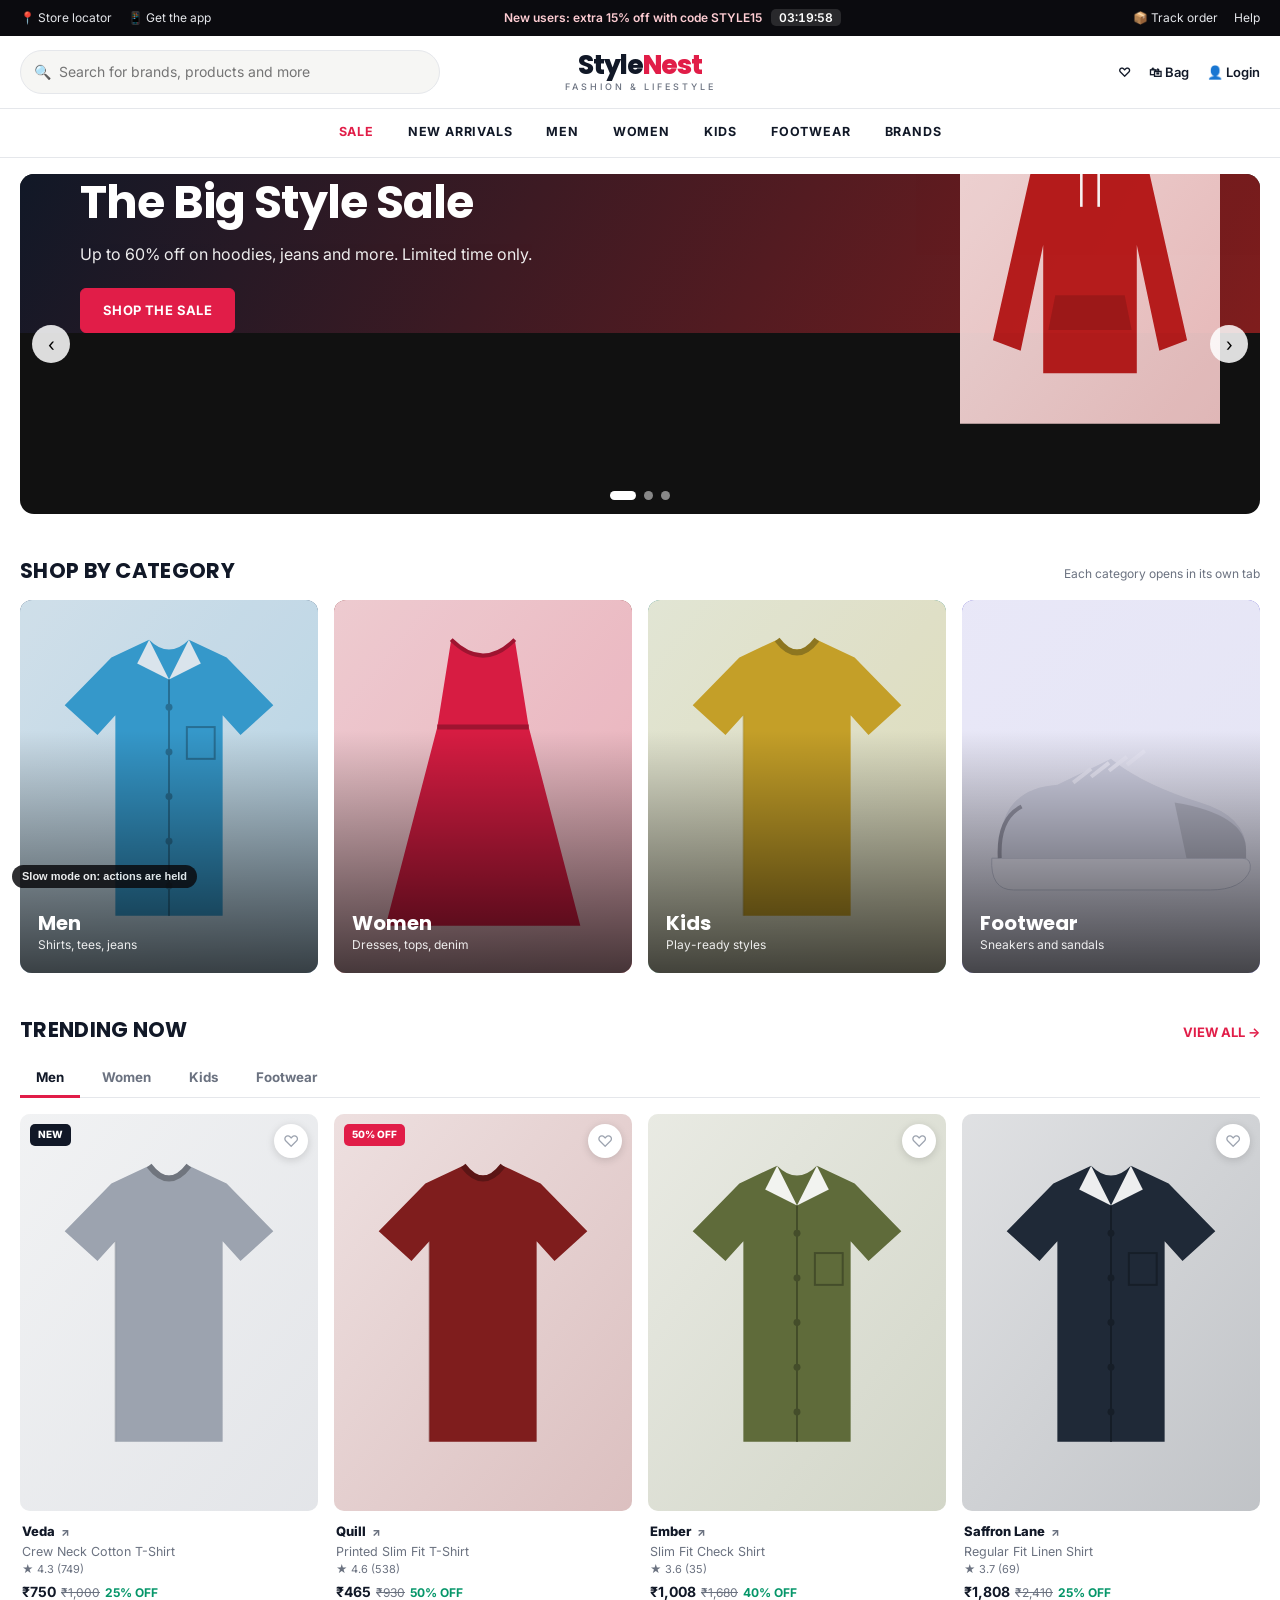
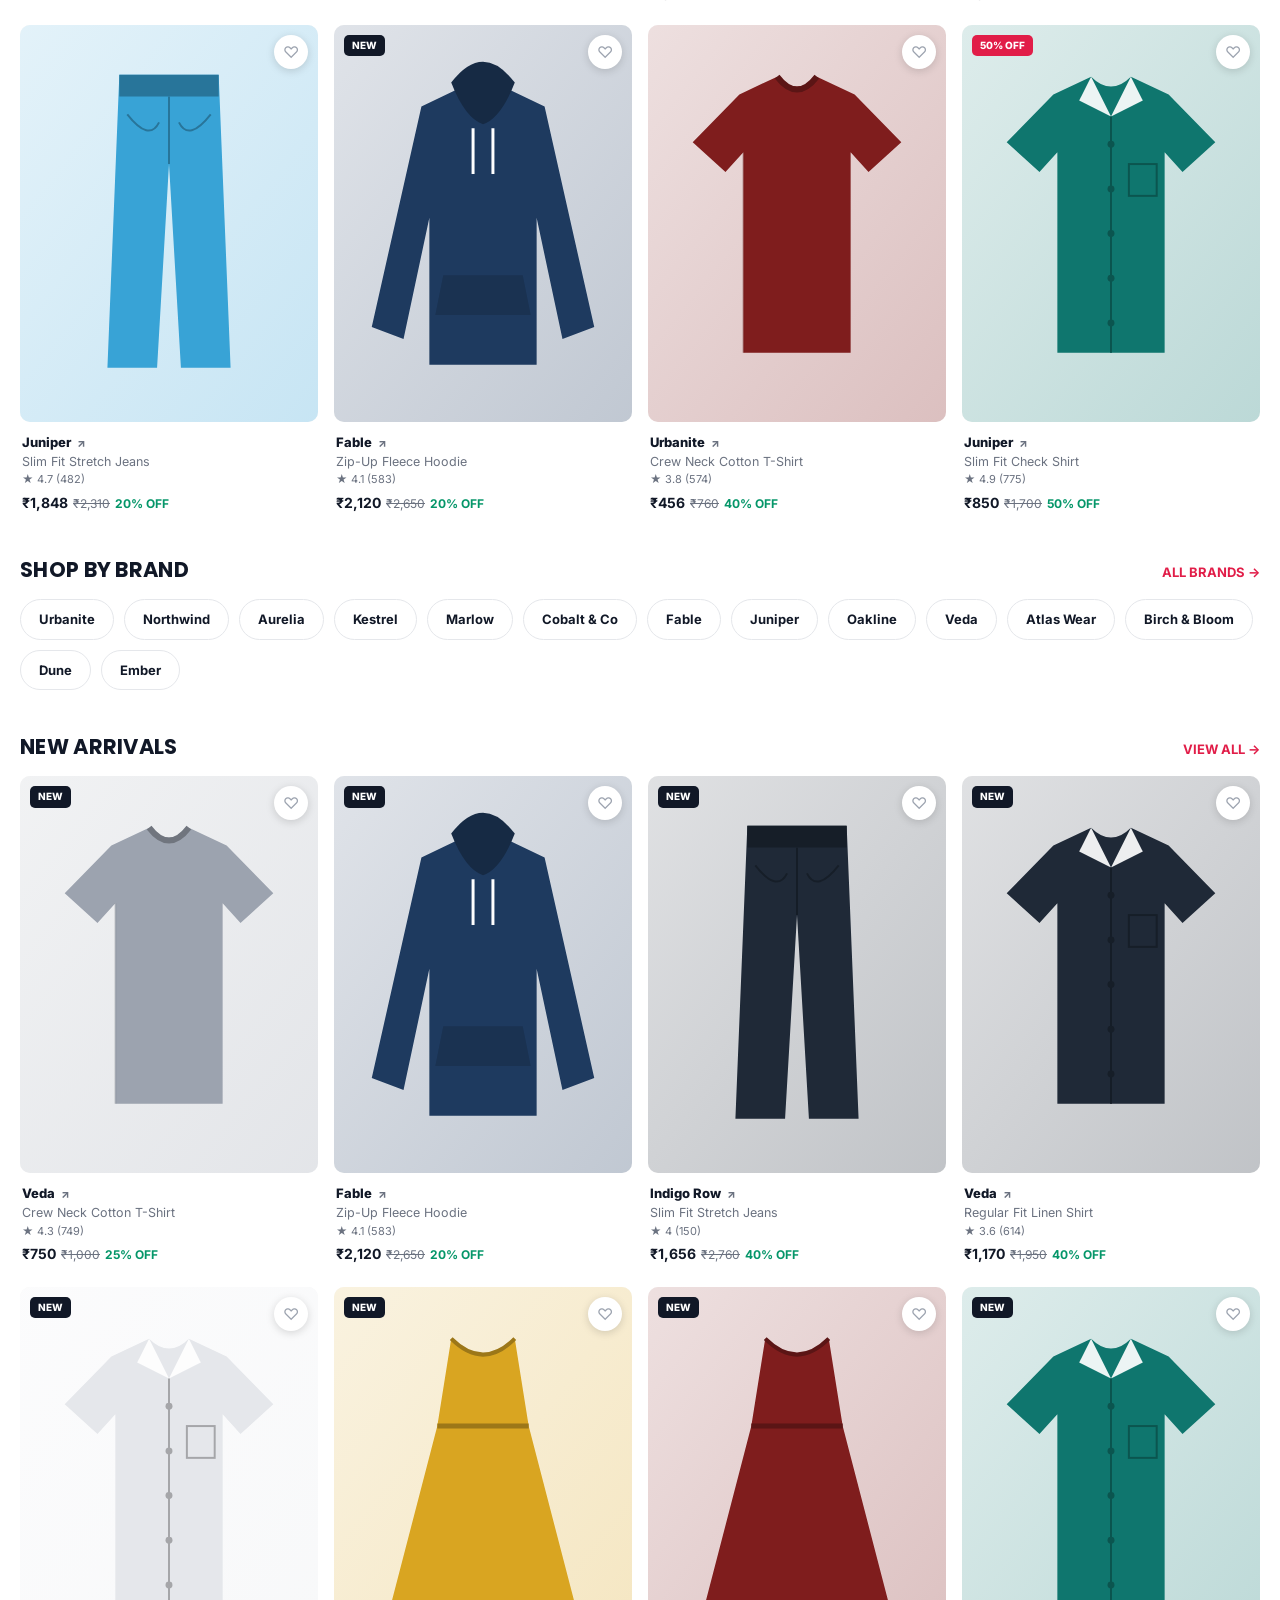
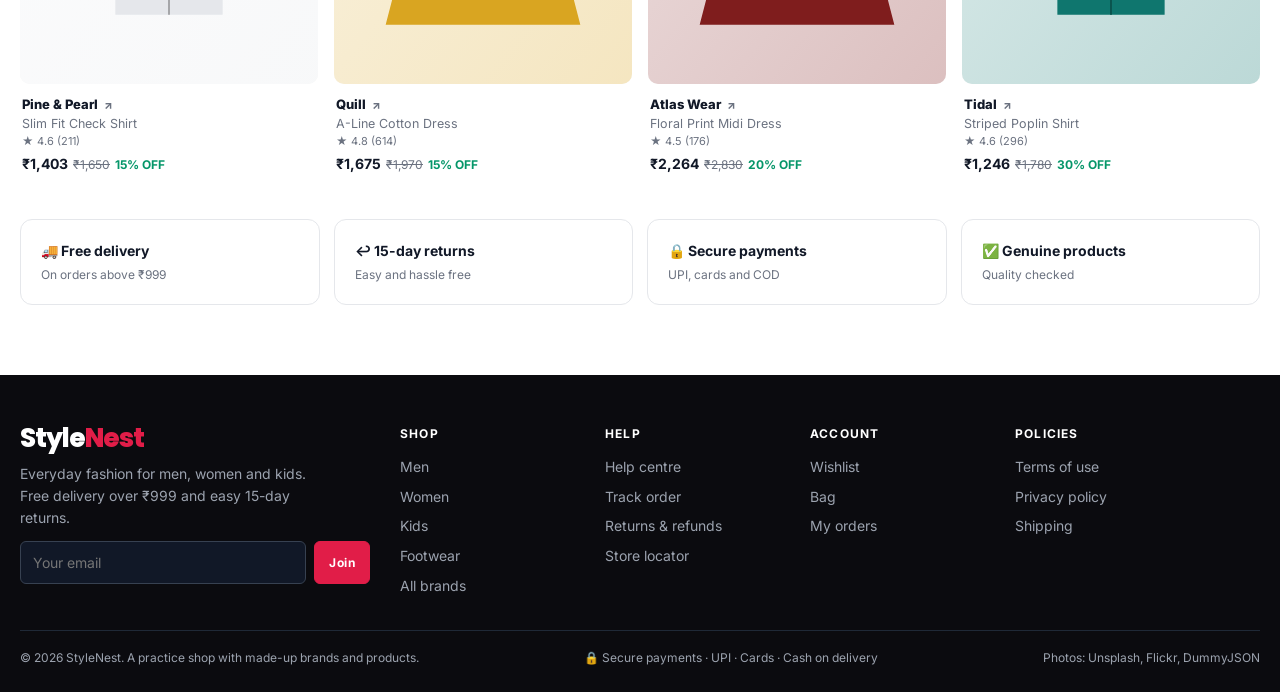
<file: site/index.html>
<!DOCTYPE html>
<html lang="en">
<head>
<meta charset="UTF-8"><meta name="viewport" content="width=device-width, initial-scale=1.0">
<title>StyleNest | Fashion for Men, Women & Kids</title>
<meta name="description" content="StyleNest - fashion for men, women and kids. A practice shop with made-up brands and products.">
<link rel="icon" type="image/svg+xml" href="data:image/svg+xml,<svg xmlns='http://www.w3.org/2000/svg' viewBox='0 0 100 100'><rect width='100' height='100' rx='22' fill='%23e11d48'/><text x='50' y='68' font-size='58' font-weight='800' text-anchor='middle' fill='white' font-family='Arial'>S</text></svg>">
<link rel="preconnect" href="https://fonts.googleapis.com"><link rel="preconnect" href="https://fonts.gstatic.com" crossorigin>
<link href="https://fonts.googleapis.com/css2?family=Inter:wght@400;500;600;700;800&family=Poppins:wght@600;700;800&display=swap" rel="stylesheet">
<link rel="stylesheet" href="style.css">
</head>
<body>
<main><div class="container">
<section class="hero" id="hero" aria-roledescription="carousel" aria-label="Offers">
 <div class="slide on" id="slide-0" style="background:linear-gradient(120deg,#111827,#7f1d1d)"><div><h1>The Big Style Sale</h1><p>Up to 60% off on hoodies, jeans and more. Limited time only.</p><a class="btn accent" id="hero-sale" href="category.html?c=sale">SHOP THE SALE</a></div><div class="art" data-art="hoodie" data-hex="#b91c1c"></div></div>
 <div class="slide" id="slide-1" style="background:linear-gradient(120deg,#0f766e,#064e3b)"><div><h1>New Season Arrivals</h1><p>Fresh dresses, shirts and tees for every day.</p><a class="btn accent" id="hero-new" href="category.html?c=new">SEE WHAT'S NEW</a></div><div class="art" data-art="dress" data-hex="#f59e0b"></div></div>
 <div class="slide" id="slide-2" style="background:linear-gradient(120deg,#1e3a5f,#111827)"><div><h1>Sneaker Week</h1><p>Running, canvas and high tops starting at just ₹499.</p><a class="btn accent" id="hero-shoes" href="category.html?c=footwear">SHOP FOOTWEAR</a></div><div class="art" data-art="sneaker" data-hex="#38a3d6"></div></div>
 <button class="hero-arrow l" id="hero-prev" type="button" aria-label="Previous slide">‹</button><button class="hero-arrow r" id="hero-next" type="button" aria-label="Next slide">›</button>
 <div class="hero-dots" id="hero-dots"></div>
</section>
<section class="section"><div class="section-h"><h2>Shop by category</h2><span class="hint">Each category opens in its own tab</span></div>
 <div class="tiles" id="tiles">
  <a class="tile" id="tile-men" href="category.html?c=men" data-tab="men" style="background:#1e3a5f"><div class="art" data-art="shirt" data-hex="#38a3d6"></div><div><h3>Men</h3><span>Shirts, tees, jeans</span></div></a>
  <a class="tile" id="tile-women" href="category.html?c=women" data-tab="women" style="background:#7f1d1d"><div class="art" data-art="dress" data-hex="#e11d48"></div><div><h3>Women</h3><span>Dresses, tops, denim</span></div></a>
  <a class="tile" id="tile-kids" href="category.html?c=kids" data-tab="kids" style="background:#0f766e"><div class="art" data-art="tshirt" data-hex="#d9a521"></div><div><h3>Kids</h3><span>Play-ready styles</span></div></a>
  <a class="tile" id="tile-footwear" href="category.html?c=footwear" data-tab="footwear" style="background:#4338ca"><div class="art" data-art="sneaker" data-hex="#e5e7eb"></div><div><h3>Footwear</h3><span>Sneakers and sandals</span></div></a>
 </div></section>
<section class="section"><div class="section-h"><h2>Trending now</h2><a href="category.html?c=all" id="trend-all">VIEW ALL →</a></div>
 <div class="tabs" role="tablist" id="trend-tabs"><button class="tab" role="tab" type="button" data-c="men" aria-selected="true">Men</button><button class="tab" role="tab" type="button" data-c="women" aria-selected="false">Women</button><button class="tab" role="tab" type="button" data-c="kids" aria-selected="false">Kids</button><button class="tab" role="tab" type="button" data-c="footwear" aria-selected="false">Footwear</button></div>
 <div class="grid g4" id="trend-grid" aria-live="polite"></div></section>
<section class="section"><div class="section-h"><h2>Shop by brand</h2><a href="brands.html" id="brands-all">ALL BRANDS →</a></div><div class="brand-strip" id="brand-strip"></div></section>
<section class="section"><div class="section-h"><h2>New arrivals</h2><a href="category.html?c=new" id="new-all">VIEW ALL →</a></div><div class="grid g4" id="new-grid"></div></section>
<section class="section"><div class="grid g4" style="gap:14px">
 <div class="card"><b>🚚 Free delivery</b><div class="hint">On orders above ₹999</div></div><div class="card"><b>↩️ 15-day returns</b><div class="hint">Easy and hassle free</div></div><div class="card"><b>🔒 Secure payments</b><div class="hint">UPI, cards and COD</div></div><div class="card"><b>✅ Genuine products</b><div class="hint">Quality checked</div></div></div></section>
</div></main>
<script>
document.addEventListener('sn:ready',()=>{
const {$,$$,sleep,PRODUCTS,BRANDS,pcard,skeletons,art,openNamedTab}=SN;
$$('[data-art]').forEach(e=>{e.innerHTML=art(e.dataset.art,e.dataset.hex);e.firstChild.style.cssText='width:100%;height:100%;background:none'});
$$('.art svg rect').forEach(r=>r.setAttribute('fill','none'));
/* hero carousel */
let cur=0,timer;const slides=$$('.slide');$('#hero-dots').innerHTML=slides.map((_,i)=>'<button type="button" data-i="'+i+'" aria-label="Slide '+(i+1)+'"></button>').join('');
function go(i){cur=(i+slides.length)%slides.length;slides.forEach((s,k)=>s.classList.toggle('on',k===cur));$$('#hero-dots button').forEach((b,k)=>b.setAttribute('aria-current',k===cur))}
function auto(){clearInterval(timer);timer=setInterval(()=>go(cur+1),5000)}
$('#hero-prev').addEventListener('click',()=>{go(cur-1);auto()});$('#hero-next').addEventListener('click',()=>{go(cur+1);auto()});$('#hero-dots').addEventListener('click',e=>{const b=e.target.closest('button');if(b){go(+b.dataset.i);auto()}});go(0);auto();
/* category tiles open in a named tab (reused if already open) */
$('#tiles').addEventListener('click',e=>{const t=e.target.closest('.tile');if(!t)return;e.preventDefault();openNamedTab(t.href,'sn:'+t.dataset.tab)});
/* trending tabs */
async function trend(c,first){const g=$('#trend-grid');g.innerHTML=skeletons(4);await sleep(first?900:600);const list=PRODUCTS.filter(p=>p.cat===c&&!p.oos).slice(0,8);g.innerHTML=list.map(pcard).join('')}
$('#trend-tabs').addEventListener('click',e=>{const b=e.target.closest('.tab');if(!b)return;$$('#trend-tabs .tab').forEach(x=>x.setAttribute('aria-selected',x===b));trend(b.dataset.c)});
trend('men',true);
$('#brand-strip').innerHTML=BRANDS.slice(0,14).map(b=>'<a class="brand-pill" href="category.html?c=all&brand='+encodeURIComponent(b)+'">'+SN.esc(b)+'</a>').join('');
$('#new-grid').innerHTML=skeletons(4);sleep(1100).then(()=>{$('#new-grid').innerHTML=PRODUCTS.filter(p=>p.isNew&&!p.oos).slice(0,8).map(pcard).join('')});
});
</script>
<script src="app.js"></script>
</body>
</html>
</file>
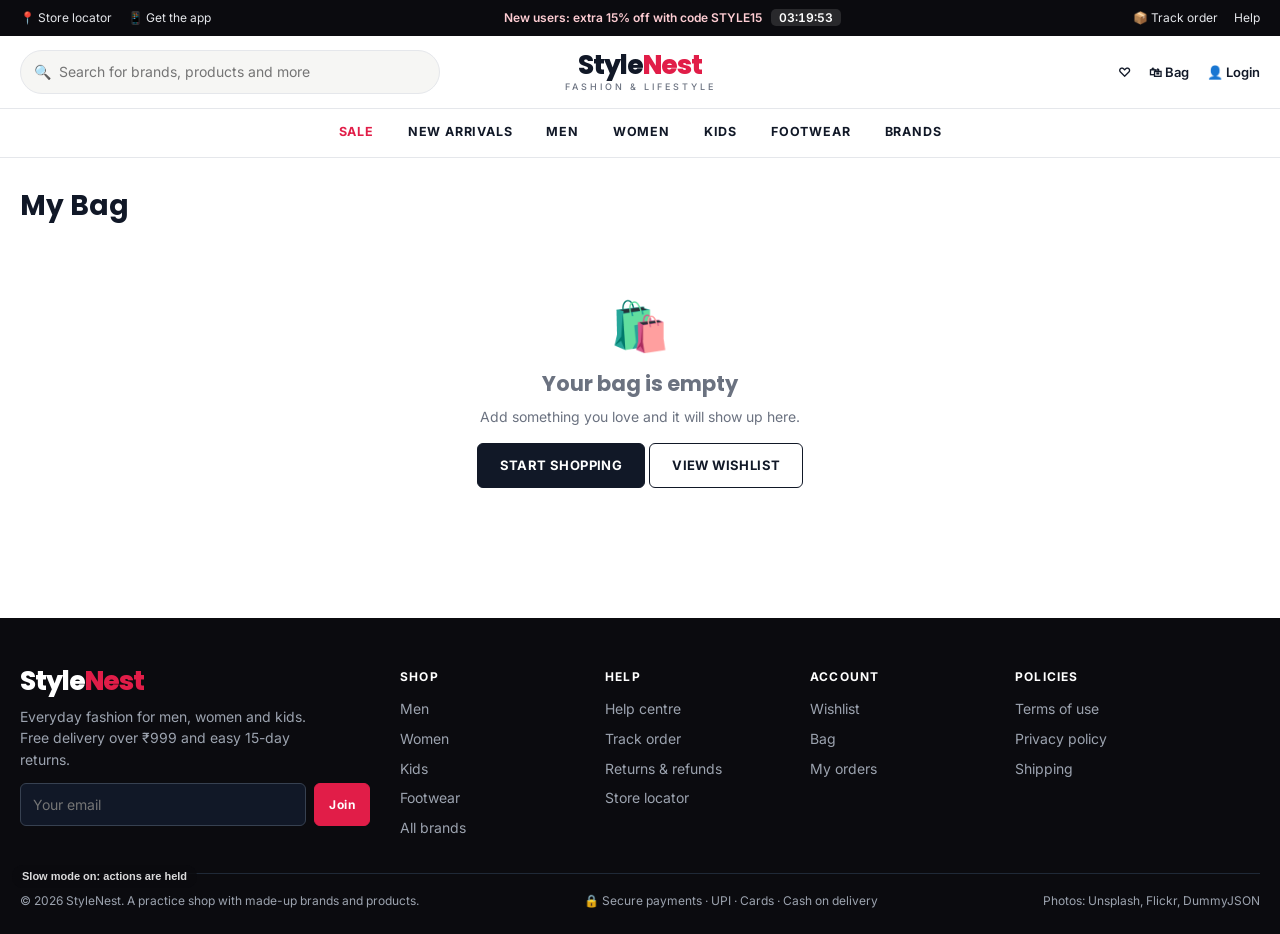
<file: site/bag.html>
<!DOCTYPE html>
<html lang="en">
<head>
<meta charset="UTF-8"><meta name="viewport" content="width=device-width, initial-scale=1.0">
<title>My Bag | StyleNest</title>
<meta name="description" content="StyleNest - fashion for men, women and kids. A practice shop with made-up brands and products.">
<link rel="icon" type="image/svg+xml" href="data:image/svg+xml,<svg xmlns='http://www.w3.org/2000/svg' viewBox='0 0 100 100'><rect width='100' height='100' rx='22' fill='%23e11d48'/><text x='50' y='68' font-size='58' font-weight='800' text-anchor='middle' fill='white' font-family='Arial'>S</text></svg>">
<link rel="preconnect" href="https://fonts.googleapis.com"><link rel="preconnect" href="https://fonts.gstatic.com" crossorigin>
<link href="https://fonts.googleapis.com/css2?family=Inter:wght@400;500;600;700;800&family=Poppins:wght@600;700;800&display=swap" rel="stylesheet">
<link rel="stylesheet" href="style.css">
</head>
<body>
<main><div class="container"><div class="page-h"><h1>My Bag <span class="hint" id="bag-n"></span></h1></div>
<div id="bag-empty" class="empty" hidden><div style="font-size:48px">🛍️</div><h2 style="margin:8px 0">Your bag is empty</h2><p style="margin-bottom:16px">Add something you love and it will show up here.</p><a class="btn" id="empty-shop" href="category.html?c=all">START SHOPPING</a> <a class="btn ghost" id="empty-wish" href="wishlist.html">VIEW WISHLIST</a></div>
<div class="bag-layout" id="bag-wrap"><section><div class="card" id="ship-bar" style="margin-bottom:12px"></div><div id="bag-list"></div></section>
<aside class="card" id="summary"><h3 style="margin-bottom:10px">Offers</h3>
 <div class="pin"><input class="input" id="coupon" placeholder="Enter coupon code" aria-label="Coupon code" style="max-width:none"><button class="btn ghost" id="coupon-btn" type="button">APPLY</button></div>
 <div id="coupon-msg" role="status" style="margin:6px 0"></div>
 <div style="display:flex;gap:8px;flex-wrap:wrap;margin-bottom:14px" id="coupon-chips"><button class="chip" type="button" data-code="STYLE10">STYLE10</button><button class="chip" type="button" data-code="NEST20">NEST20</button><button class="chip" type="button" data-code="FREESHIP">FREESHIP</button></div>
 <h3 style="margin-bottom:6px">Price details</h3>
 <div class="sum-row"><span>Total MRP</span><span id="s-mrp"></span></div><div class="sum-row"><span>Discount</span><span id="s-disc" style="color:var(--green)"></span></div><div class="sum-row" id="row-coupon" hidden><span>Coupon</span><span id="s-coupon" style="color:var(--green)"></span></div><div class="sum-row"><span>Delivery</span><span id="s-ship"></span></div><div class="sum-row total"><span>Total</span><span id="s-total"></span></div>
 <button class="btn accent block" id="place-order" type="button" style="margin-top:14px">PLACE ORDER</button></aside></div></div></main>
<script>
document.addEventListener('sn:ready',()=>{
const {$,$$,sleep,byId,art,money,esc,Cart,Wish,toast,setBusy,store,pricing,applyCoupon,Auth,requireLogin}=SN;
let coupon=store.get('coupon','');
function render(){const items=Cart.items().filter(i=>byId(i.id));$('#bag-empty').hidden=items.length>0;$('#bag-wrap').hidden=!items.length;$('#bag-n').textContent=items.length?'('+Cart.count()+' items)':'';if(!items.length)return;
 $('#bag-list').innerHTML=items.map(i=>{const p=byId(i.id);return '<div class="bag-item" data-id="'+i.id+'" data-size="'+i.size+'" data-testid="bag-item"><div class="img">'+art(p.type,p.hex)+'</div><div><div style="font-weight:800">'+esc(p.brand)+'</div><a href="product.html?id='+p.id+'">'+esc(p.title)+'</a><div class="hint">Size: '+i.size+' | Colour: '+esc(p.color)+'</div><div style="margin-top:8px"><div class="stepper"><button type="button" data-act="minus" aria-label="Decrease">−</button><input value="'+i.qty+'" readonly aria-label="Quantity"><button type="button" data-act="plus" aria-label="Increase">+</button></div></div><div style="margin-top:10px;display:flex;gap:8px"><button class="btn ghost sm" type="button" data-act="remove">REMOVE</button><button class="btn ghost sm" type="button" data-act="wish">MOVE TO WISHLIST</button></div></div><div style="text-align:right"><b>'+money(p.price*i.qty)+'</b><div class="hint"><s>'+money(p.mrp*i.qty)+'</s></div><div class="hint" style="color:var(--green)">'+p.off+'% OFF</div></div></div>'}).join('');
 const pr=pricing(items,coupon);$('#s-mrp').textContent=money(pr.mrp);$('#s-disc').textContent='− '+money(pr.disc);$('#row-coupon').hidden=!pr.cd;$('#s-coupon').textContent='− '+money(pr.cd);$('#s-ship').textContent=pr.ship?money(pr.ship):'FREE';$('#s-total').textContent=money(pr.total);
 const need=Math.max(0,999-pr.sub);$('#ship-bar').innerHTML=need?'Add items worth <b>'+money(need)+'</b> more for <b>free delivery</b>':'🎉 You have <b>free delivery</b> on this order'}
$('#bag-list').addEventListener('click',e=>{const b=e.target.closest('[data-act]');if(!b)return;const row=b.closest('.bag-item'),id=row.dataset.id,size=row.dataset.size,it=Cart.items().find(i=>i.id===id&&i.size===size);const a=b.dataset.act;
 if(a==='plus')Cart.setQty(id,size,it.qty+1);if(a==='minus')Cart.setQty(id,size,it.qty-1);
 if(a==='remove'&&window.confirm('Remove this item from your bag?'))Cart.remove(id,size);
 if(a==='wish'){if(!Wish.has(id))Wish.toggle(id);Cart.remove(id,size);toast('Moved to wishlist','success')}render()});
$('#coupon-chips').addEventListener('click',e=>{const c=e.target.closest('[data-code]');if(c)$('#coupon').value=c.dataset.code});
$('#coupon-btn').addEventListener('click',async e=>{const code=$('#coupon').value.trim(),m=$('#coupon-msg');m.className='';if(!code){m.className='error';m.textContent='Enter a coupon code.';return}const b=e.currentTarget;setBusy(b,true,'Checking...');await sleep(1100);setBusy(b,false);
 const items=Cart.items(),sub=pricing(items,'').sub,r=applyCoupon(code,sub);if(!r.ok){m.className='error';m.textContent=r.msg;return}coupon=code.toUpperCase();store.set('coupon',coupon);m.className='ok';m.textContent=r.msg;render()});
$('#place-order').addEventListener('click',()=>{if(!Cart.items().length)return;if(!requireLogin('Log in to place your order'))return;location.href='checkout.html'});
if(coupon){$('#coupon').value=coupon;const r=applyCoupon(coupon,pricing(Cart.items(),'').sub);if(r.ok){$('#coupon-msg').className='ok';$('#coupon-msg').textContent=r.msg}else{coupon='';store.del('coupon')}}
document.addEventListener('sn:storage',render);render();
});
</script>
<script src="app.js"></script>
</body>
</html>
</file>
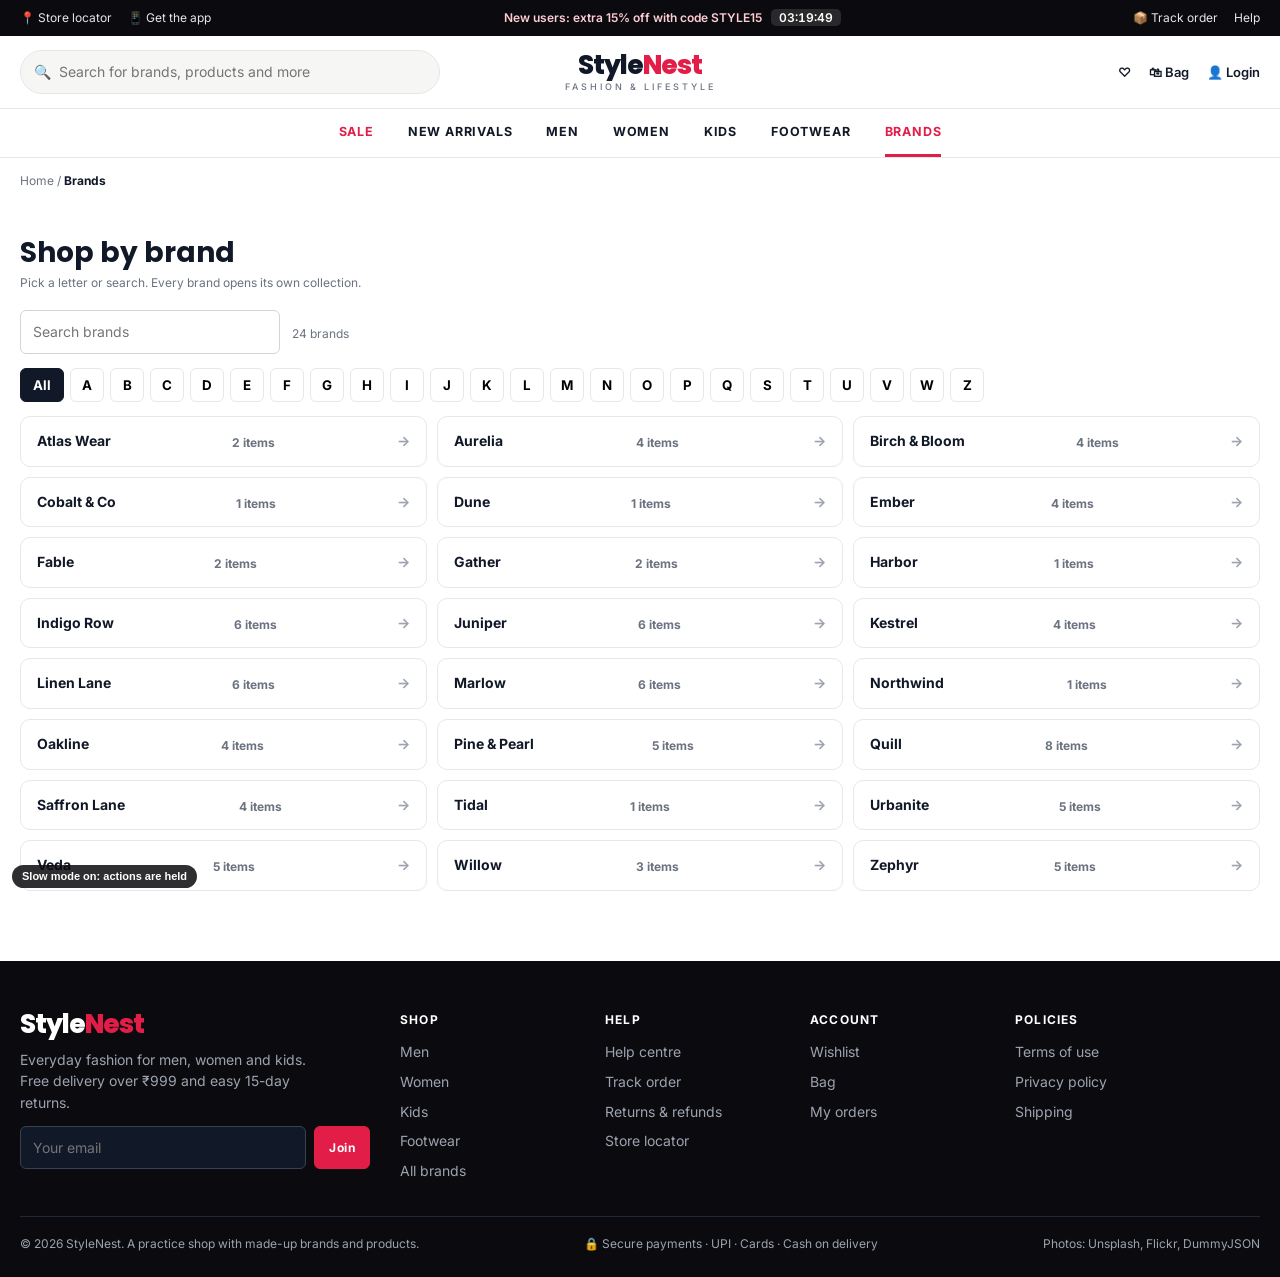
<file: site/brands.html>
<!DOCTYPE html>
<html lang="en">
<head>
<meta charset="UTF-8"><meta name="viewport" content="width=device-width, initial-scale=1.0">
<title>All Brands | StyleNest</title>
<meta name="description" content="StyleNest - fashion for men, women and kids. A practice shop with made-up brands and products.">
<link rel="icon" type="image/svg+xml" href="data:image/svg+xml,<svg xmlns='http://www.w3.org/2000/svg' viewBox='0 0 100 100'><rect width='100' height='100' rx='22' fill='%23e11d48'/><text x='50' y='68' font-size='58' font-weight='800' text-anchor='middle' fill='white' font-family='Arial'>S</text></svg>">
<link rel="preconnect" href="https://fonts.googleapis.com"><link rel="preconnect" href="https://fonts.gstatic.com" crossorigin>
<link href="https://fonts.googleapis.com/css2?family=Inter:wght@400;500;600;700;800&family=Poppins:wght@600;700;800&display=swap" rel="stylesheet">
<link rel="stylesheet" href="style.css">
</head>
<body>
<main><div class="container"><div class="crumbs"><a href="index.html">Home</a> / <b>Brands</b></div><div class="page-h"><h1>Shop by brand</h1><p class="hint">Pick a letter or search. Every brand opens its own collection.</p></div>
<div style="display:flex;gap:12px;flex-wrap:wrap;align-items:center;margin-top:12px"><input class="input" id="b-search" type="search" placeholder="Search brands" aria-label="Search brands" style="max-width:260px"><span class="hint" id="b-count" role="status"></span></div>
<div class="az" id="az" role="group" aria-label="Filter by letter"></div>
<ul class="brand-list" id="brand-list"></ul><div id="b-none" class="empty" hidden>No brands match.</div></div></main>
<script>
document.addEventListener('sn:ready',()=>{
const {$,$$,sleep,BRANDS,PRODUCTS,esc,debounce}=SN;let letter='all';const sorted=[...BRANDS].sort((a,b)=>a.localeCompare(b));
const letters=[...new Set(sorted.map(b=>b[0].toUpperCase()))];
$('#az').innerHTML='<button type="button" data-l="all" aria-pressed="true" style="width:auto;padding:0 12px">All</button>'+letters.map(l=>'<button type="button" data-l="'+l+'" aria-pressed="false">'+l+'</button>').join('');
function draw(){const q=$('#b-search').value.trim().toLowerCase();const l=sorted.filter(b=>(letter==='all'||b[0].toUpperCase()===letter)&&(!q||b.toLowerCase().includes(q)));
 $('#brand-list').innerHTML=l.map(b=>'<li><a class="brand-link" href="category.html?c=all&brand='+encodeURIComponent(b)+'">'+esc(b)+'<span class="hint">'+PRODUCTS.filter(p=>p.brand===b).length+' items</span></a></li>').join('');$('#b-count').textContent=l.length+' brand'+(l.length===1?'':'s');$('#b-none').hidden=l.length>0}
$('#az').addEventListener('click',e=>{const b=e.target.closest('button');if(!b)return;letter=b.dataset.l;$$('#az button').forEach(x=>x.setAttribute('aria-pressed',x===b));draw()});
$('#b-search').addEventListener('input',debounce(draw,300));
$('#brand-list').innerHTML='<li><div class="skeleton" style="height:48px"></div></li>'.repeat(6);sleep(900).then(draw);
});
</script>
<script src="app.js"></script>
</body>
</html>
</file>
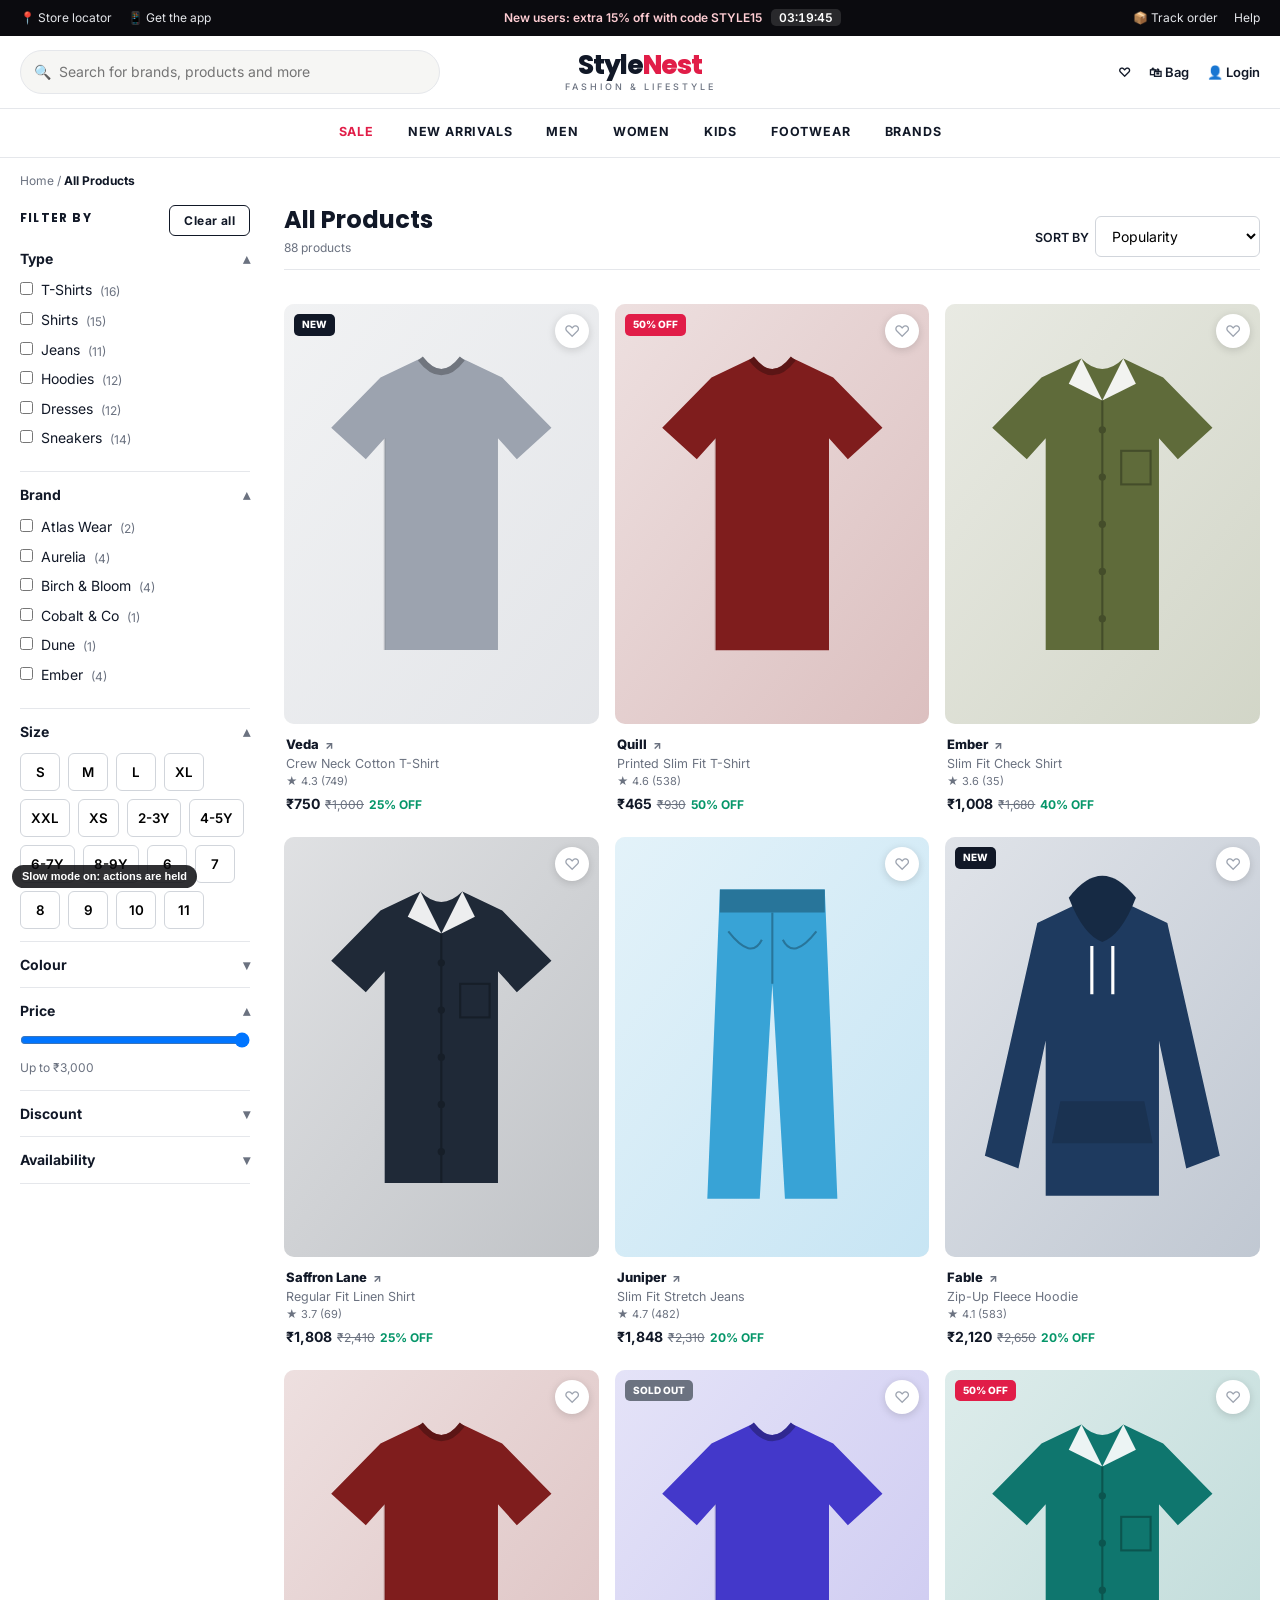
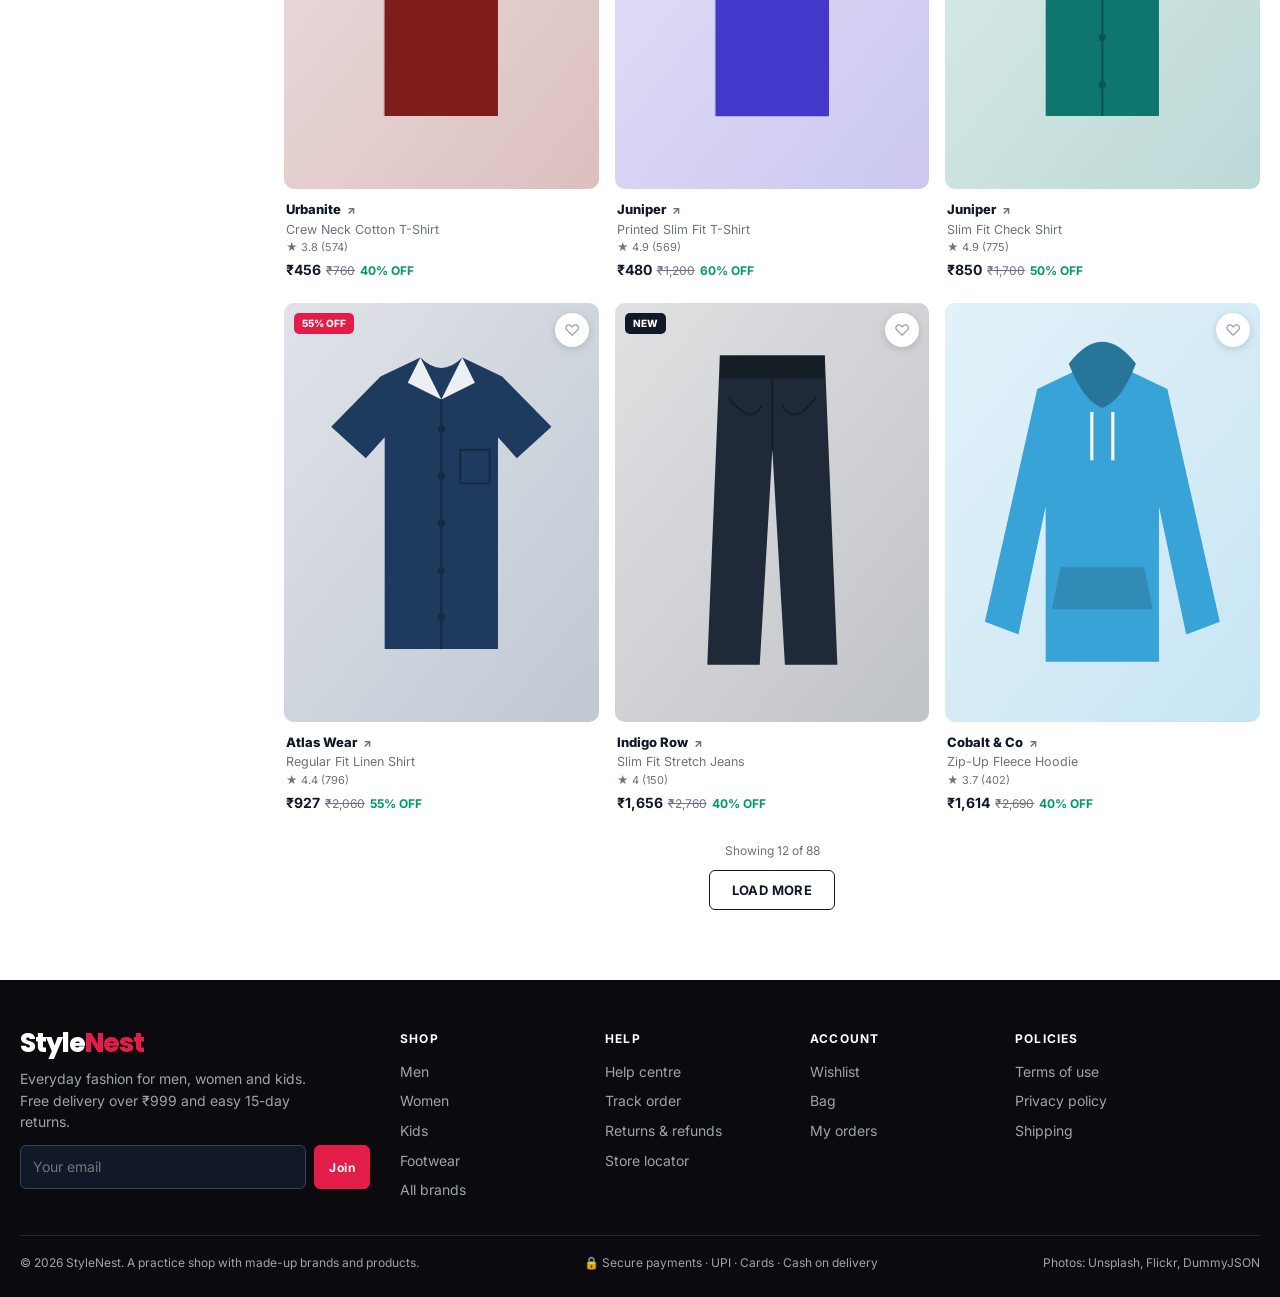
<file: site/category.html>
<!DOCTYPE html>
<html lang="en">
<head>
<meta charset="UTF-8"><meta name="viewport" content="width=device-width, initial-scale=1.0">
<title>Shop | StyleNest</title>
<meta name="description" content="StyleNest - fashion for men, women and kids. A practice shop with made-up brands and products.">
<link rel="icon" type="image/svg+xml" href="data:image/svg+xml,<svg xmlns='http://www.w3.org/2000/svg' viewBox='0 0 100 100'><rect width='100' height='100' rx='22' fill='%23e11d48'/><text x='50' y='68' font-size='58' font-weight='800' text-anchor='middle' fill='white' font-family='Arial'>S</text></svg>">
<link rel="preconnect" href="https://fonts.googleapis.com"><link rel="preconnect" href="https://fonts.gstatic.com" crossorigin>
<link href="https://fonts.googleapis.com/css2?family=Inter:wght@400;500;600;700;800&family=Poppins:wght@600;700;800&display=swap" rel="stylesheet">
<link rel="stylesheet" href="style.css">
</head>
<body>
<main><div class="container">
<div class="crumbs" id="crumbs"><a href="index.html">Home</a> / <b id="crumb-cat">All Products</b></div>
<div class="layout">
<aside class="filters" aria-label="Filters"><div style="display:flex;justify-content:space-between;align-items:center"><h3>Filter by</h3><button class="btn ghost sm" id="clear-all" type="button">Clear all</button></div>
 <details open id="fd-type"><summary>Type</summary><div class="opts" id="f-type"></div></details>
 <details open id="fd-brand"><summary>Brand</summary><div class="opts" id="f-brand"></div></details>
 <details open id="fd-size"><summary>Size</summary><div class="opts"><div class="sizes" id="f-size"></div></div></details>
 <details id="fd-color"><summary>Colour</summary><div class="opts"><div class="swatches" id="f-color"></div></div></details>
 <details open id="fd-price"><summary>Price</summary><div class="opts"><input type="range" id="f-price" min="300" max="3000" step="100" value="3000" aria-label="Maximum price"><div class="hint" id="f-price-val">Up to ₹3,000</div></div></details>
 <details id="fd-disc"><summary>Discount</summary><div class="opts" id="f-disc"><label class="check"><input type="radio" name="disc" value="0" checked> Any</label><label class="check"><input type="radio" name="disc" value="30"> 30% and above</label><label class="check"><input type="radio" name="disc" value="40"> 40% and above</label><label class="check"><input type="radio" name="disc" value="50"> 50% and above</label></div></details>
 <details id="fd-stock"><summary>Availability</summary><div class="opts"><label class="check"><input type="checkbox" id="f-stock"> Hide sold out items</label></div></details>
</aside>
<section>
 <div class="toolbar"><div><h1 id="cat-title">All Products</h1><div class="hint" id="result-count" role="status">&nbsp;</div></div><div><label class="lbl" for="sort" style="display:inline;margin-right:6px">SORT BY</label><select class="input" id="sort" style="width:auto;display:inline-block"><option value="popular">Popularity</option><option value="low">Price: Low to High</option><option value="high">Price: High to Low</option><option value="disc">Discount</option><option value="rating">Customer rating</option><option value="new">Newest first</option></select></div></div>
 <div class="applied" id="applied"></div>
 <div class="grid g3" id="grid" aria-live="polite"></div>
 <div style="text-align:center;margin-top:28px"><div class="hint" id="shown-count" style="margin-bottom:10px"></div><button class="btn ghost" id="load-more" type="button">LOAD MORE</button></div>
</section></div></div></main>
<script>
document.addEventListener('sn:ready',()=>{
const {$,$$,sleep,PRODUCTS,BRANDS,COLORS,TYPE_LABEL,CAT_LABEL,SIZES,pcard,skeletons,esc,debounce}=SN;
const P=new URLSearchParams(location.search),cat=P.get('c')||'all',q=(P.get('q')||'').toLowerCase();
const F={types:new Set(P.get('type')?[P.get('type')]:[]),brands:new Set(P.get('brand')?[P.get('brand')]:[]),sizes:new Set(),colors:new Set(),max:3000,disc:0,hide:false};
const base=()=>PRODUCTS.filter(p=>cat==='sale'?p.off>=40:cat==='new'?p.isNew:['men','women','kids','footwear'].includes(cat)?p.cat===cat:true).filter(p=>!q||(p.title+' '+p.brand+' '+p.color+' '+p.type+' '+p.cat).toLowerCase().includes(q));
const B=base();const title=q?'Results for "'+P.get('q')+'"':(CAT_LABEL[cat]||'All Products');
$('#cat-title').textContent=title;$('#crumb-cat').textContent=title;document.title=title+' | StyleNest';
const types=[...new Set(B.map(p=>p.type))],brands=[...new Set(B.map(p=>p.brand))].sort(),sizes=[...new Set(B.flatMap(p=>p.sizes.map(s=>s.s)))],colors=[...new Set(B.map(p=>p.color))];
$('#f-type').innerHTML=types.map(t=>'<label class="check"><input type="checkbox" data-k="types" value="'+t+'"'+(F.types.has(t)?' checked':'')+'> '+TYPE_LABEL[t]+' <span class="hint">('+B.filter(p=>p.type===t).length+')</span></label>').join('');
$('#f-brand').innerHTML=brands.map(b=>'<label class="check"><input type="checkbox" data-k="brands" value="'+esc(b)+'"'+(F.brands.has(b)?' checked':'')+'> '+esc(b)+' <span class="hint">('+B.filter(p=>p.brand===b).length+')</span></label>').join('');
$('#f-size').innerHTML=sizes.map(s=>'<button class="size" type="button" data-s="'+s+'" aria-pressed="false">'+s+'</button>').join('');
$('#f-color').innerHTML=colors.map(c=>{const h=COLORS.find(x=>x[0]===c)[1];return '<button class="sw" type="button" data-c="'+c+'" aria-label="'+c+'" aria-pressed="false" title="'+c+'" style="background:'+h+'"></button>'}).join('');
const PAGE=12;let shown=0,list=[],busy=false;
function filtered(){let l=B.filter(p=>(!F.types.size||F.types.has(p.type))&&(!F.brands.size||F.brands.has(p.brand))&&(!F.sizes.size||p.sizes.some(s=>s.ok&&F.sizes.has(s.s)))&&(!F.colors.size||F.colors.has(p.color))&&p.price<=F.max&&p.off>=F.disc&&(!F.hide||!p.oos));
 const s=$('#sort').value;if(s==='low')l=[...l].sort((a,b)=>a.price-b.price);if(s==='high')l=[...l].sort((a,b)=>b.price-a.price);if(s==='disc')l=[...l].sort((a,b)=>b.off-a.off);if(s==='rating')l=[...l].sort((a,b)=>b.rating-a.rating);if(s==='new')l=[...l].sort((a,b)=>(b.isNew-a.isNew)||b.id.localeCompare(a.id));return l}
function chips(){const a=[];F.types.forEach(v=>a.push(['types',v,TYPE_LABEL[v]]));F.brands.forEach(v=>a.push(['brands',v,v]));F.sizes.forEach(v=>a.push(['sizes',v,'Size '+v]));F.colors.forEach(v=>a.push(['colors',v,v]));if(F.max<3000)a.push(['max','','Up to ₹'+F.max]);if(F.disc)a.push(['disc','',F.disc+'%+ off']);if(F.hide)a.push(['hide','','In stock only']);
 $('#applied').innerHTML=a.map(x=>'<button type="button" data-k="'+x[0]+'" data-v="'+esc(x[1])+'">'+esc(x[2])+' ✕</button>').join('')}
async function render(reset){if(busy)return;busy=true;const g=$('#grid'),more=$('#load-more');
 if(reset){shown=0;list=filtered();g.innerHTML=skeletons(6);more.disabled=true;$('#result-count').textContent='Loading...';chips();await sleep(800)}else{SN.setBusy(more,true,'Loading...');await sleep(1000)}
 const next=list.slice(shown,shown+PAGE);if(reset)g.innerHTML='';
 if(!list.length)g.innerHTML='<div class="empty" id="no-results" style="grid-column:1/-1">No products match your filters.<br><button class="btn ghost sm" id="empty-clear" type="button" style="margin-top:12px">Clear all filters</button></div>';else g.insertAdjacentHTML('beforeend',next.map(pcard).join(''));
 shown+=next.length;if(!reset)SN.setBusy(more,false);more.disabled=false;more.hidden=shown>=list.length;
 $('#result-count').textContent=list.length+' product'+(list.length===1?'':'s');$('#shown-count').textContent=list.length?'Showing '+shown+' of '+list.length:'';busy=false}
const refresh=()=>{busy=false;render(true)};
$('#f-type').addEventListener('change',e=>{const i=e.target;if(i.dataset.k){i.checked?F.types.add(i.value):F.types.delete(i.value);refresh()}});
$('#f-brand').addEventListener('change',e=>{const i=e.target;if(i.dataset.k){i.checked?F.brands.add(i.value):F.brands.delete(i.value);refresh()}});
$('#f-size').addEventListener('click',e=>{const b=e.target.closest('.size');if(!b)return;const on=b.getAttribute('aria-pressed')!=='true';b.setAttribute('aria-pressed',on);on?F.sizes.add(b.dataset.s):F.sizes.delete(b.dataset.s);refresh()});
$('#f-color').addEventListener('click',e=>{const b=e.target.closest('.sw');if(!b)return;const on=b.getAttribute('aria-pressed')!=='true';b.setAttribute('aria-pressed',on);on?F.colors.add(b.dataset.c):F.colors.delete(b.dataset.c);refresh()});
$('#f-price').addEventListener('input',e=>{F.max=+e.target.value;$('#f-price-val').textContent='Up to ₹'+F.max.toLocaleString('en-IN')});$('#f-price').addEventListener('change',e=>{F.max=+e.target.value;$('#f-price-val').textContent='Up to ₹'+F.max.toLocaleString('en-IN');refresh()});
$('#f-disc').addEventListener('change',e=>{F.disc=+e.target.value;refresh()});$('#f-stock').addEventListener('change',e=>{F.hide=e.target.checked;refresh()});$('#sort').addEventListener('change',refresh);
function clearAll(){F.types.clear();F.brands.clear();F.sizes.clear();F.colors.clear();F.max=3000;F.disc=0;F.hide=false;$$('#f-type input,#f-brand input,#f-stock').forEach(i=>i.checked=false);$$('#f-size .size,#f-color .sw').forEach(b=>b.setAttribute('aria-pressed','false'));$('#f-price').value=3000;$('#f-price-val').textContent='Up to ₹3,000';$('input[name=disc][value="0"]').checked=true;refresh()}
$('#clear-all').addEventListener('click',clearAll);document.addEventListener('click',e=>{if(e.target.id==='empty-clear')clearAll()});
$('#applied').addEventListener('click',e=>{const b=e.target.closest('button');if(!b)return;const k=b.dataset.k,v=b.dataset.v;
 if(k==='types'){F.types.delete(v);$$('#f-type input').forEach(i=>{if(i.value===v)i.checked=false})}if(k==='brands'){F.brands.delete(v);$$('#f-brand input').forEach(i=>{if(i.value===v)i.checked=false})}
 if(k==='sizes'){F.sizes.delete(v);$$('#f-size .size').forEach(x=>{if(x.dataset.s===v)x.setAttribute('aria-pressed','false')})}if(k==='colors'){F.colors.delete(v);$$('#f-color .sw').forEach(x=>{if(x.dataset.c===v)x.setAttribute('aria-pressed','false')})}
 if(k==='max'){F.max=3000;$('#f-price').value=3000;$('#f-price-val').textContent='Up to ₹3,000'}if(k==='disc'){F.disc=0;$('input[name=disc][value="0"]').checked=true}if(k==='hide'){F.hide=false;$('#f-stock').checked=false}refresh()});
$('#load-more').addEventListener('click',()=>render(false));
render(true);
});
</script>
<script src="app.js"></script>
</body>
</html>
</file>
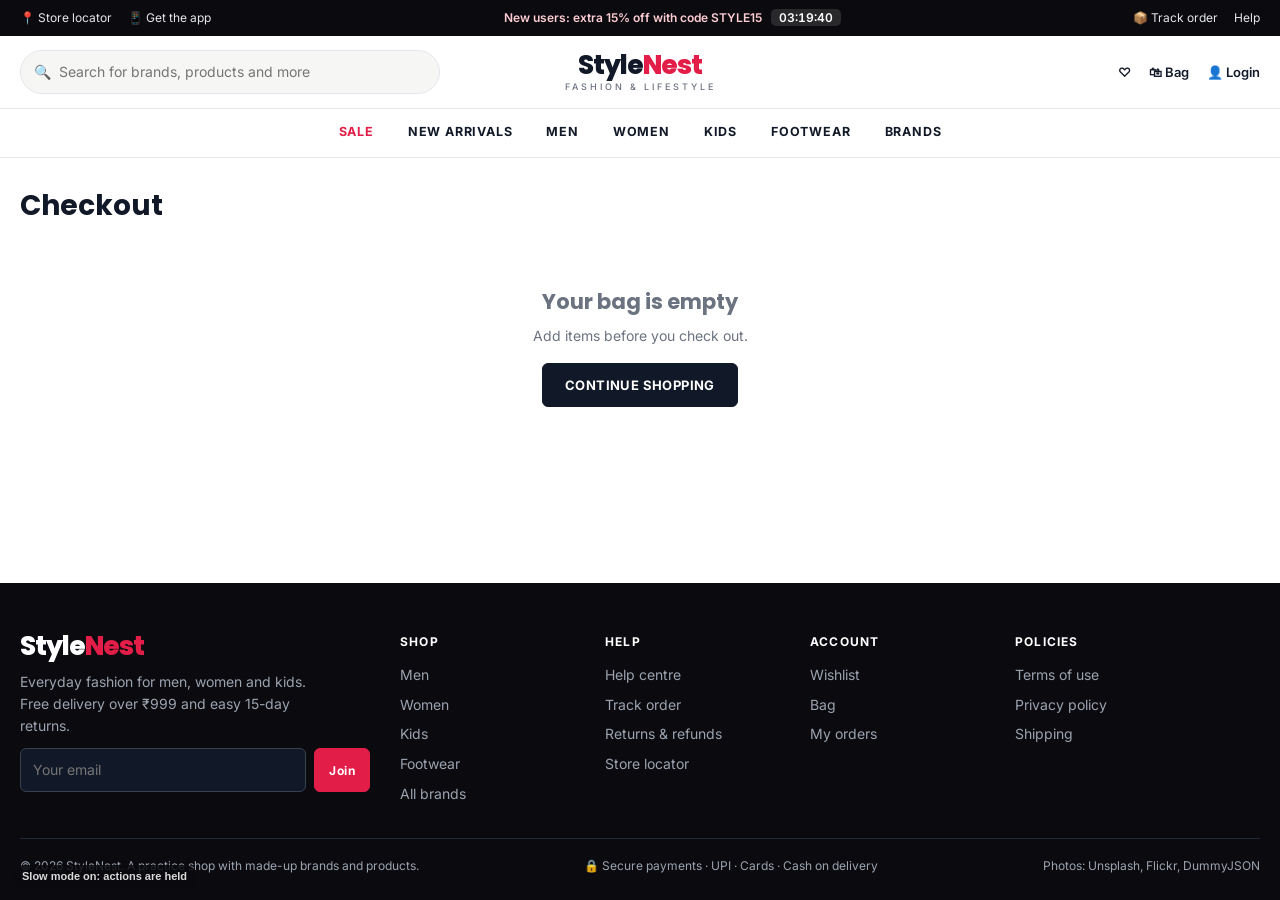
<file: site/checkout.html>
<!DOCTYPE html>
<html lang="en">
<head>
<meta charset="UTF-8"><meta name="viewport" content="width=device-width, initial-scale=1.0">
<title>Checkout | StyleNest</title>
<meta name="description" content="StyleNest - fashion for men, women and kids. A practice shop with made-up brands and products.">
<link rel="icon" type="image/svg+xml" href="data:image/svg+xml,<svg xmlns='http://www.w3.org/2000/svg' viewBox='0 0 100 100'><rect width='100' height='100' rx='22' fill='%23e11d48'/><text x='50' y='68' font-size='58' font-weight='800' text-anchor='middle' fill='white' font-family='Arial'>S</text></svg>">
<link rel="preconnect" href="https://fonts.googleapis.com"><link rel="preconnect" href="https://fonts.gstatic.com" crossorigin>
<link href="https://fonts.googleapis.com/css2?family=Inter:wght@400;500;600;700;800&family=Poppins:wght@600;700;800&display=swap" rel="stylesheet">
<link rel="stylesheet" href="style.css">
</head>
<body>
<main><div class="container"><div class="page-h"><h1>Checkout</h1></div>
<div id="co-empty" class="empty" hidden><h2>Your bag is empty</h2><p style="margin:10px 0 16px">Add items before you check out.</p><a class="btn" href="category.html?c=all">CONTINUE SHOPPING</a></div>
<div id="order-done" class="card" hidden style="text-align:center;padding:40px"><div style="font-size:54px">✅</div><h2 style="margin:6px 0">Order placed!</h2><p>Your order id is <b id="done-id"></b>. We have sent a confirmation to your email.</p><div style="margin-top:18px"><a class="btn accent" id="done-track" href="orders.html">TRACK ORDER</a> <a class="btn ghost" id="done-shop" href="index.html">CONTINUE SHOPPING</a></div></div>
<div class="bag-layout" id="co-wrap"><section>
 <div class="steps" id="steps"><div class="step on" data-s="1">1. Address</div><div class="step" data-s="2">2. Delivery</div><div class="step" data-s="3">3. Payment</div></div>
 <div class="card" id="step-1"><h3 style="margin-bottom:12px">Delivery address</h3>
  <div class="row"><div class="field"><label for="a-name">Full name</label><input class="input" id="a-name"></div><div class="field"><label for="a-phone">Mobile number</label><input class="input" id="a-phone" inputmode="numeric" maxlength="10"></div></div>
  <div class="row"><div class="field"><label for="a-pin">Pincode</label><input class="input" id="a-pin" inputmode="numeric" maxlength="6"><div class="hint" id="a-pin-st" role="status"></div></div><div class="field"><label for="a-line">Address</label><input class="input" id="a-line" placeholder="House no, street, area"></div></div>
  <div class="row"><div class="field"><label for="a-state">State</label><select class="input" id="a-state"><option value="">Select state</option></select></div><div class="field"><label for="a-city">City</label><select class="input" id="a-city" disabled><option value="">Select state first</option></select></div></div>
  <div class="field"><span class="lbl">Address type</span><div style="display:flex;gap:18px"><label class="check"><input type="radio" name="atype" value="Home" checked> Home</label><label class="check"><input type="radio" name="atype" value="Work"> Work</label></div></div>
  <label class="check" style="margin-bottom:14px"><input type="checkbox" id="a-default"> Make this my default address</label>
  <div class="error" id="a-err" role="alert"></div><button class="btn accent" id="to-2" type="button">CONTINUE</button></div>
 <div class="card" id="step-2" hidden><h3 style="margin-bottom:12px">Delivery option</h3>
  <label class="pay-tile"><input type="radio" name="ship" id="ship-std" value="std" checked> <div><b>Standard delivery</b><div class="hint">3 to 5 days | Free over ₹999</div></div></label>
  <label class="pay-tile"><input type="radio" name="ship" id="ship-exp" value="exp"> <div><b>Express delivery</b><div class="hint">1 to 2 days | + ₹99</div></div></label>
  <div style="display:flex;gap:10px;margin-top:10px"><button class="btn ghost" id="back-1" type="button">BACK</button><button class="btn accent" id="to-3" type="button">CONTINUE</button></div></div>
 <div class="card" id="step-3" hidden><h3 style="margin-bottom:12px">Payment</h3>
  <label class="pay-tile"><input type="radio" name="pay" id="pay-upi" value="upi" checked> <b>UPI</b></label><div id="p-upi" class="field" style="margin:0 0 12px 28px"><label for="upi-id">UPI id</label><div class="pin"><input class="input" id="upi-id" placeholder="name@bank"><button class="btn ghost" id="upi-verify" type="button">VERIFY</button></div><div id="upi-msg" role="status"></div></div>
  <label class="pay-tile"><input type="radio" name="pay" id="pay-card" value="card"> <b>Credit / Debit card</b></label><div id="p-card" hidden style="margin:0 0 12px 28px"><div class="field"><label for="c-no">Card number</label><input class="input" id="c-no" inputmode="numeric" placeholder="1234 5678 9012 3456" maxlength="19"></div><div class="row"><div class="field"><label for="c-exp">Expiry (MM/YY)</label><input class="input" id="c-exp" placeholder="MM/YY" maxlength="5"></div><div class="field"><label for="c-cvv">CVV</label><input class="input" id="c-cvv" type="password" inputmode="numeric" maxlength="3"></div></div></div>
  <label class="pay-tile"><input type="radio" name="pay" id="pay-cod" value="cod"> <div><b>Cash on delivery</b><div class="hint">+ ₹40 handling fee</div></div></label>
  <div class="error" id="pay-err" role="alert"></div>
  <div style="display:flex;gap:10px;margin-top:10px"><button class="btn ghost" id="back-2" type="button">BACK</button><button class="btn accent" id="place" type="button">PLACE ORDER</button></div></div>
</section>
<aside class="card" id="co-sum"><h3 style="margin-bottom:8px">Order summary</h3><div id="co-items"></div><div class="sum-row"><span>Items total</span><span id="c-sub"></span></div><div class="sum-row"><span>Coupon</span><span id="c-cd" style="color:var(--green)"></span></div><div class="sum-row"><span>Delivery</span><span id="c-ship"></span></div><div class="sum-row" id="c-cod-row" hidden><span>COD fee</span><span>₹40</span></div><div class="sum-row total"><span>To pay</span><span id="c-total"></span></div></aside></div></div></main>
<script>
document.addEventListener('sn:ready',()=>{
const {$,$$,sleep,byId,money,esc,Cart,Orders,Auth,toast,setBusy,fieldErr,store,pricing,requireLogin}=SN;
if(!Cart.items().length){$('#co-wrap').hidden=true;$('#co-empty').hidden=false;return}
if(!requireLogin('Log in to check out')){}
const STATES={'Tamil Nadu':['Chennai','Coimbatore','Madurai'],'Karnataka':['Bengaluru','Mysuru'],'Maharashtra':['Mumbai','Pune'],'Delhi':['New Delhi']},BYPIN={'6':'Tamil Nadu','5':'Karnataka','4':'Maharashtra','1':'Delhi'};
$('#a-state').innerHTML+=Object.keys(STATES).map(s=>'<option>'+s+'</option>').join('');
const coupon=store.get('coupon','');const opt=()=>({express:$('#ship-exp').checked,cod:$('#pay-cod').checked});
function sum(){const items=Cart.items(),pr=pricing(items,coupon,opt());$('#co-items').innerHTML=items.map(i=>{const p=byId(i.id);return '<div class="sum-row"><span>'+esc(p.title)+' ×'+i.qty+'</span><span>'+money(p.price*i.qty)+'</span></div>'}).join('');$('#c-sub').textContent=money(pr.sub);$('#c-cd').textContent=pr.cd?'− '+money(pr.cd):'—';$('#c-ship').textContent=pr.ship?money(pr.ship):'FREE';$('#c-cod-row').hidden=!pr.cod;$('#c-total').textContent=money(pr.total);return pr}
async function loadCities(state,pick){const c=$('#a-city');c.disabled=true;c.innerHTML='<option>Loading cities...</option>';await sleep(800);c.innerHTML='<option value="">Select city</option>'+(STATES[state]||[]).map(x=>'<option>'+x+'</option>').join('');c.disabled=!state;if(pick)c.value=pick}
$('#a-state').addEventListener('change',e=>{if(e.target.value)loadCities(e.target.value);else{$('#a-city').disabled=true;$('#a-city').innerHTML='<option value="">Select state first</option>'}});
$('#a-pin').addEventListener('blur',async()=>{const v=$('#a-pin').value.trim(),s=$('#a-pin-st');s.className='hint';s.textContent='';if(!/^\d{6}$/.test(v))return;s.textContent='Looking up pincode...';await sleep(800);const st=BYPIN[v[0]];if(!st){s.className='error';s.textContent='We do not deliver to this pincode yet.';return}s.className='ok';s.textContent='✓ Delivers to '+st;$('#a-state').value=st;await loadCities(st,STATES[st][0])});
function show(n){[1,2,3].forEach(k=>$('#step-'+k).hidden=k!==n);$$('#steps .step').forEach(s=>{const k=+s.dataset.s;s.classList.toggle('on',k===n);s.classList.toggle('done',k<n)})}
$('#to-2').addEventListener('click',()=>{const g=id=>$('#'+id);let bad=false;
 if(g('a-name').value.trim().length<2){fieldErr(g('a-name'),'Enter your full name.');bad=true}else fieldErr(g('a-name'),'');
 if(!/^[6-9]\d{9}$/.test(g('a-phone').value.trim())){fieldErr(g('a-phone'),'Enter a valid 10-digit mobile number.');bad=true}else fieldErr(g('a-phone'),'');
 if(!/^\d{6}$/.test(g('a-pin').value.trim())||!BYPIN[g('a-pin').value.trim()[0]]){fieldErr(g('a-pin'),'Enter a valid, serviceable pincode.');bad=true}else fieldErr(g('a-pin'),'');
 if(g('a-line').value.trim().length<5){fieldErr(g('a-line'),'Enter your address.');bad=true}else fieldErr(g('a-line'),'');
 $('#a-err').textContent=!g('a-state').value||!g('a-city').value?'Please choose a state and a city.':'';if($('#a-err').textContent)bad=true;if(!bad)show(2)});
$('#back-1').addEventListener('click',()=>show(1));$('#to-3').addEventListener('click',()=>{show(3);sum()});$('#back-2').addEventListener('click',()=>show(2));
$$('input[name=ship]').forEach(r=>r.addEventListener('change',sum));
$$('input[name=pay]').forEach(r=>r.addEventListener('change',()=>{$('#p-upi').hidden=!$('#pay-upi').checked;$('#p-card').hidden=!$('#pay-card').checked;$('#pay-err').textContent='';sum()}));
$('#upi-verify').addEventListener('click',async e=>{const v=$('#upi-id').value.trim(),m=$('#upi-msg');m.className='';if(!/^[\w.\-]{2,}@[a-z]{2,}$/i.test(v)){m.className='error';m.textContent='Enter a valid UPI id, like name@bank.';return}const b=e.currentTarget;setBusy(b,true,'Verifying...');await sleep(1000);setBusy(b,false);if(v.toLowerCase()==='fail@upi'){m.className='error';m.textContent='We could not verify this UPI id.';return}m.className='ok';m.textContent='✓ Verified'});
$('#c-no').addEventListener('input',e=>{const d=e.target.value.replace(/\D/g,'').slice(0,16);e.target.value=d.replace(/(.{4})/g,'$1 ').trim()});
$('#c-exp').addEventListener('input',e=>{let d=e.target.value.replace(/\D/g,'').slice(0,4);if(d.length>2)d=d.slice(0,2)+'/'+d.slice(2);e.target.value=d});
$('#place').addEventListener('click',async e=>{const err=$('#pay-err');err.textContent='';const m=document.querySelector('input[name=pay]:checked').value;
 if(m==='upi'&&!$('#upi-msg').classList.contains('ok')){err.textContent='Please verify your UPI id first.';return}
 if(m==='card'){const no=$('#c-no').value.replace(/\s/g,''),ex=$('#c-exp').value,cv=$('#c-cvv').value;if(no.length!==16){err.textContent='Enter a valid 16-digit card number.';return}const mm=+ex.slice(0,2),yy=+ex.slice(3,5);if(!/^\d\d\/\d\d$/.test(ex)||mm<1||mm>12||(2000+yy)*12+mm<new Date().getFullYear()*12+new Date().getMonth()+1){err.textContent='Enter a valid, future expiry date.';return}if(!/^\d{3}$/.test(cv)){err.textContent='Enter the 3-digit CVV.';return}}
 const b=e.currentTarget;setBusy(b,true,'Processing payment...');await sleep(2500);
 if(m==='card'&&$('#c-no').value.replace(/\s/g,'')==='4000000000000002'){setBusy(b,false);err.textContent='Payment declined by your bank. Please try another card.';return}
 const pr=sum(),items=Cart.items(),o=Orders.create(items,pr.total);Cart.clear();store.del('coupon');setBusy(b,false);
 $('#co-wrap').hidden=true;$('#order-done').hidden=false;$('#done-id').textContent=o.id;$('#done-track').href='orders.html?id='+o.id;toast('Order placed','success')});
sum();
});
</script>
<script src="app.js"></script>
</body>
</html>
</file>
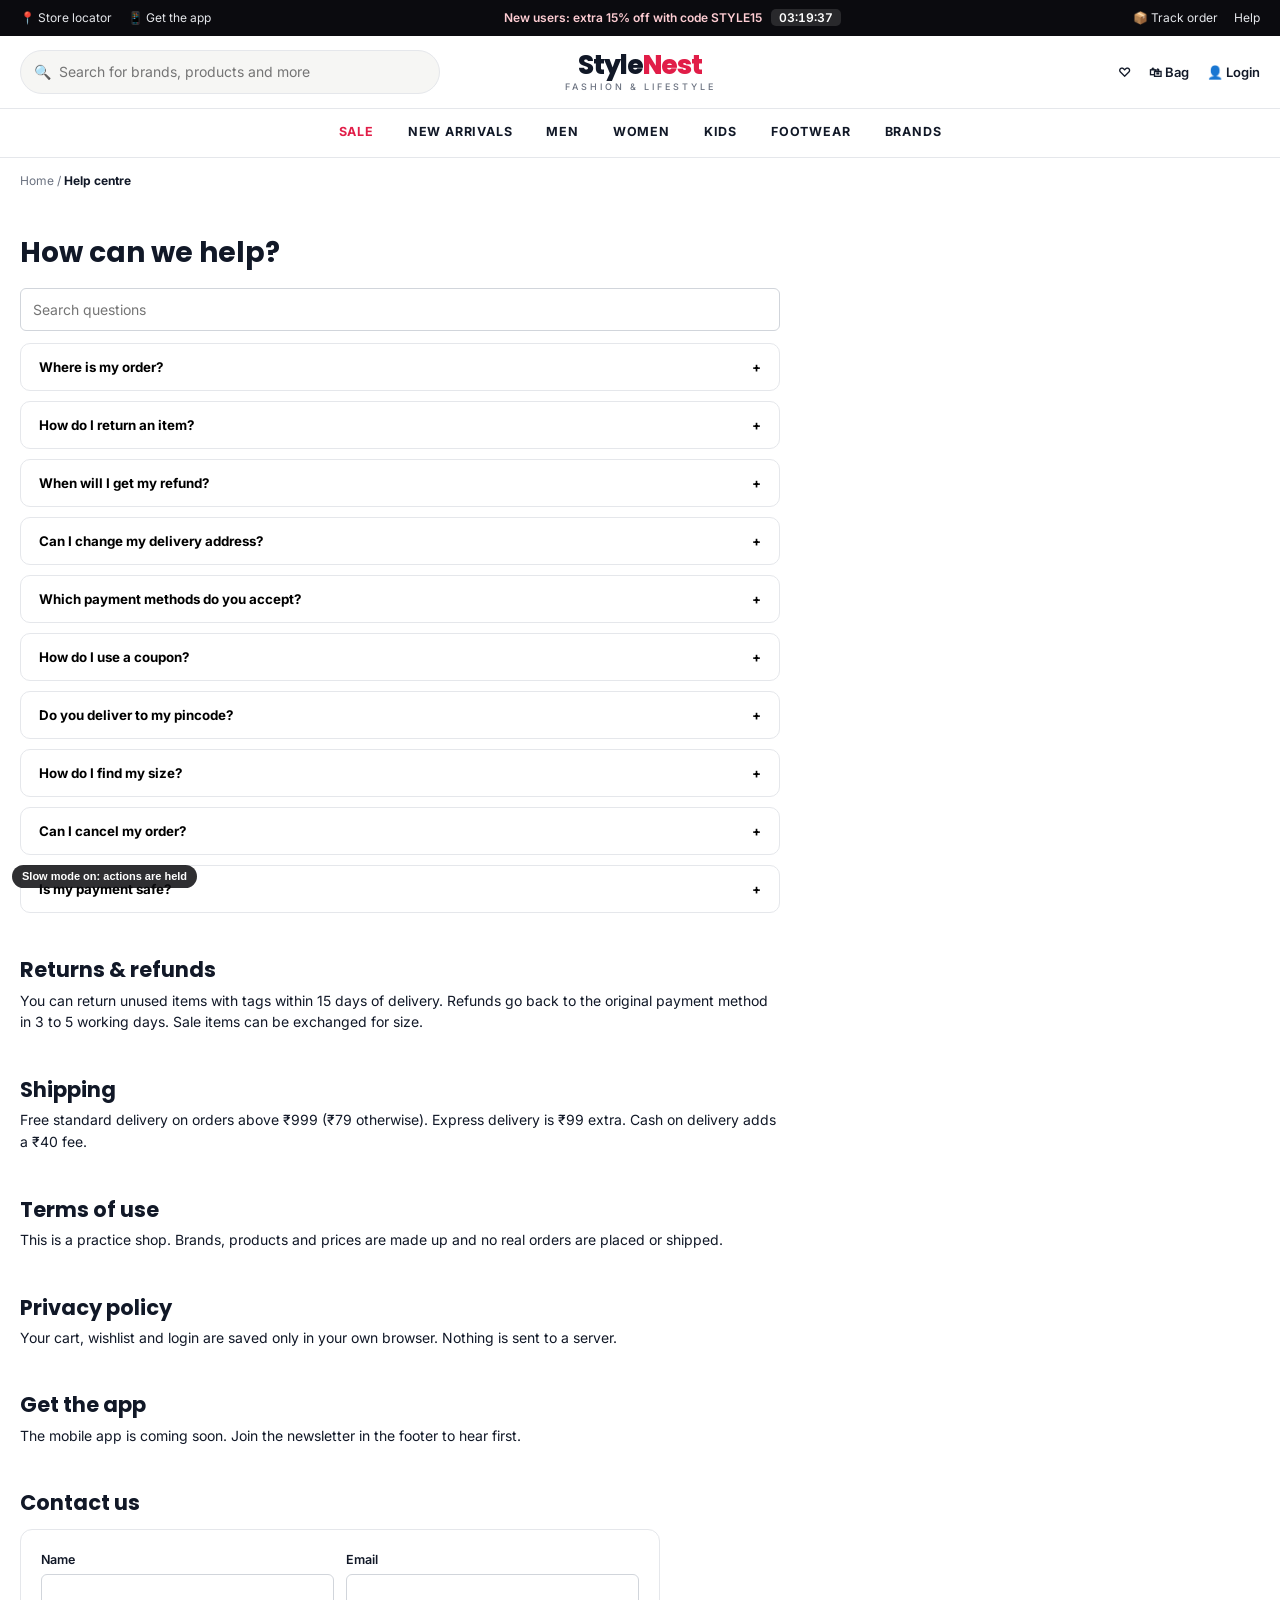
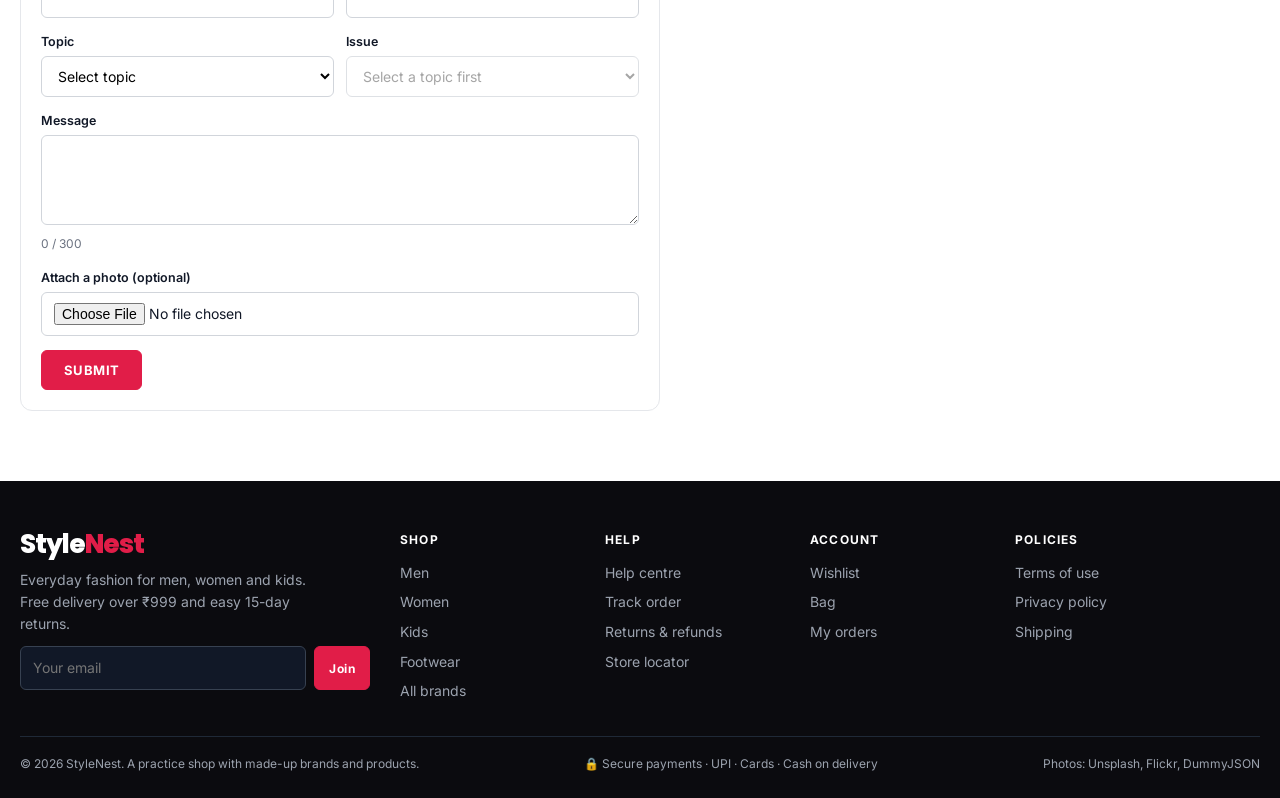
<file: site/help.html>
<!DOCTYPE html>
<html lang="en">
<head>
<meta charset="UTF-8"><meta name="viewport" content="width=device-width, initial-scale=1.0">
<title>Help Centre | StyleNest</title>
<meta name="description" content="StyleNest - fashion for men, women and kids. A practice shop with made-up brands and products.">
<link rel="icon" type="image/svg+xml" href="data:image/svg+xml,<svg xmlns='http://www.w3.org/2000/svg' viewBox='0 0 100 100'><rect width='100' height='100' rx='22' fill='%23e11d48'/><text x='50' y='68' font-size='58' font-weight='800' text-anchor='middle' fill='white' font-family='Arial'>S</text></svg>">
<link rel="preconnect" href="https://fonts.googleapis.com"><link rel="preconnect" href="https://fonts.gstatic.com" crossorigin>
<link href="https://fonts.googleapis.com/css2?family=Inter:wght@400;500;600;700;800&family=Poppins:wght@600;700;800&display=swap" rel="stylesheet">
<link rel="stylesheet" href="style.css">
</head>
<body>
<main><div class="container"><div class="crumbs"><a href="index.html">Home</a> / <b>Help centre</b></div><div class="page-h"><h1>How can we help?</h1></div>
<div style="max-width:760px"><input class="input" id="faq-search" type="search" placeholder="Search questions" aria-label="Search questions" style="margin:12px 0"><div id="faq-list"></div><p class="hint" id="faq-empty" hidden>No matching questions.</p></div>
<section class="section" id="returns"><h2>Returns &amp; refunds</h2><p style="margin-top:6px;max-width:760px">You can return unused items with tags within 15 days of delivery. Refunds go back to the original payment method in 3 to 5 working days. Sale items can be exchanged for size.</p></section>
<section class="section" id="shipping"><h2>Shipping</h2><p style="margin-top:6px;max-width:760px">Free standard delivery on orders above ₹999 (₹79 otherwise). Express delivery is ₹99 extra. Cash on delivery adds a ₹40 fee.</p></section>
<section class="section" id="terms"><h2>Terms of use</h2><p style="margin-top:6px;max-width:760px">This is a practice shop. Brands, products and prices are made up and no real orders are placed or shipped.</p></section>
<section class="section" id="privacy"><h2>Privacy policy</h2><p style="margin-top:6px;max-width:760px">Your cart, wishlist and login are saved only in your own browser. Nothing is sent to a server.</p></section>
<section class="section" id="app"><h2>Get the app</h2><p style="margin-top:6px;max-width:760px">The mobile app is coming soon. Join the newsletter in the footer to hear first.</p></section>
<section class="section" id="contact"><h2>Contact us</h2><div class="card" style="max-width:640px;margin-top:12px"><form id="ticket-form" novalidate>
 <div class="row"><div class="field"><label for="t-name">Name</label><input class="input" id="t-name"></div><div class="field"><label for="t-email">Email</label><input class="input" id="t-email" type="email"></div></div>
 <div class="row"><div class="field"><label for="t-topic">Topic</label><select class="input" id="t-topic"><option value="">Select topic</option><option>Orders &amp; delivery</option><option>Returns &amp; refunds</option><option>Payments</option><option>My account</option></select></div><div class="field"><label for="t-sub">Issue</label><select class="input" id="t-sub" disabled><option value="">Select a topic first</option></select></div></div>
 <div class="field"><label for="t-msg">Message</label><textarea class="input" id="t-msg" maxlength="300"></textarea><div class="hint" id="t-count">0 / 300</div></div>
 <div class="field"><label for="t-file">Attach a photo (optional)</label><input class="input" id="t-file" type="file" accept="image/*"><div class="hint" id="t-file-note"></div></div>
 <div class="error" id="t-err" role="alert"></div><button class="btn accent" id="t-submit" type="submit">SUBMIT</button></form><div id="t-done" hidden class="ok" style="font-size:14px;margin-top:10px"></div></div></section></div></main>
<script>
document.addEventListener('sn:ready',()=>{
const {$,$$,sleep,esc,debounce,setBusy,fieldErr,validEmail}=SN;
const F=[['Where is my order?','Open My Orders and enter your order id to see live tracking.'],['How do I return an item?','Go to My Orders, open the order and choose return within 15 days.'],['When will I get my refund?','Refunds reach you 3 to 5 working days after we receive the item.'],['Can I change my delivery address?','Yes, before the order is shipped. Contact us from this page.'],['Which payment methods do you accept?','UPI, credit and debit cards, and cash on delivery.'],['How do I use a coupon?','Enter the code on the bag page and press Apply. Only one code per order.'],['Do you deliver to my pincode?','Check the pincode box on any product page.'],['How do I find my size?','Open the size chart on any product page.'],['Can I cancel my order?','Orders can be cancelled until they are shipped, from My Orders.'],['Is my payment safe?','Yes, all payments are encrypted. This practice shop never stores real card details.']];
function faq(q){const l=F.filter(f=>!q||(f[0]+f[1]).toLowerCase().includes(q));$('#faq-list').innerHTML=l.map(f=>'<div class="faq-i"><button class="faq-q" type="button" aria-expanded="false"><span>'+esc(f[0])+'</span><span>+</span></button><div class="faq-a" hidden>'+esc(f[1])+'</div></div>').join('');$('#faq-empty').hidden=l.length>0}
$('#faq-list').addEventListener('click',e=>{const b=e.target.closest('.faq-q');if(!b)return;const a=b.nextElementSibling,open=!a.hidden;a.hidden=open;b.setAttribute('aria-expanded',!open);b.lastElementChild.textContent=open?'+':'−'});
$('#faq-search').addEventListener('input',debounce(e=>faq(e.target.value.trim().toLowerCase()),300));faq('');
const SUB={'Orders & delivery':['Order not delivered','Wrong item received','Change address'],'Returns & refunds':['Start a return','Refund not received','Exchange size'],'Payments':['Payment failed','Charged twice','Coupon not working'],'My account':['Cannot log in','Update details','Delete account']};
$('#t-topic').addEventListener('change',async e=>{const s=$('#t-sub'),t=e.target.value;s.disabled=true;if(!t){s.innerHTML='<option value="">Select a topic first</option>';return}s.innerHTML='<option>Loading...</option>';await sleep(900);s.innerHTML='<option value="">Select issue</option>'+SUB[t.replace('&amp;','&')].map(x=>'<option>'+x+'</option>').join('');s.disabled=false});
$('#t-msg').addEventListener('input',e=>{$('#t-count').textContent=e.target.value.length+' / 300'});
$('#t-file').addEventListener('change',e=>{const f=e.target.files[0];$('#t-file-note').textContent=f?'✓ '+f.name+' selected':''});
$('#ticket-form').addEventListener('submit',async e=>{e.preventDefault();let bad=false;const g=id=>$('#'+id);
 if(g('t-name').value.trim().length<2){fieldErr(g('t-name'),'Enter your name.');bad=true}else fieldErr(g('t-name'),'');if(!validEmail(g('t-email').value.trim())){fieldErr(g('t-email'),'Enter a valid email.');bad=true}else fieldErr(g('t-email'),'');
 $('#t-err').textContent=!g('t-topic').value||!g('t-sub').value?'Please choose a topic and an issue.':g('t-msg').value.trim().length<10?'Please describe the problem (at least 10 characters).':'';if($('#t-err').textContent)bad=true;if(bad)return;
 const b=g('t-submit');setBusy(b,true,'Submitting...');await sleep(1800);setBusy(b,false);$('#t-done').hidden=false;$('#t-done').textContent='✓ Ticket TKT-'+(40000+Math.floor(Math.random()*9999))+' created. We will reply within 24 hours.';e.target.reset();$('#t-count').textContent='0 / 300'});
if(location.hash){const t=$(location.hash);if(t)t.scrollIntoView()}
});
</script>
<script src="app.js"></script>
</body>
</html>
</file>
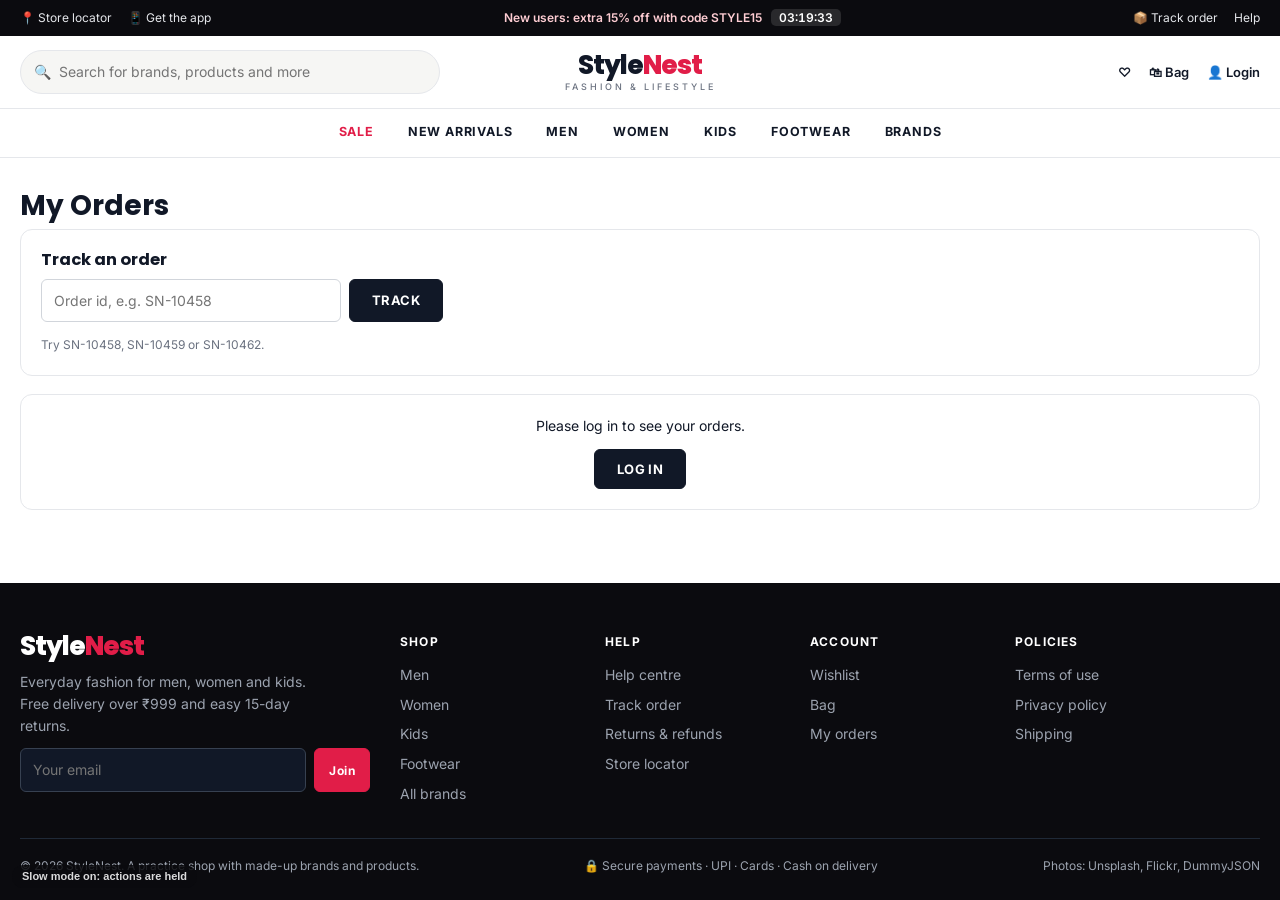
<file: site/orders.html>
<!DOCTYPE html>
<html lang="en">
<head>
<meta charset="UTF-8"><meta name="viewport" content="width=device-width, initial-scale=1.0">
<title>My Orders | StyleNest</title>
<meta name="description" content="StyleNest - fashion for men, women and kids. A practice shop with made-up brands and products.">
<link rel="icon" type="image/svg+xml" href="data:image/svg+xml,<svg xmlns='http://www.w3.org/2000/svg' viewBox='0 0 100 100'><rect width='100' height='100' rx='22' fill='%23e11d48'/><text x='50' y='68' font-size='58' font-weight='800' text-anchor='middle' fill='white' font-family='Arial'>S</text></svg>">
<link rel="preconnect" href="https://fonts.googleapis.com"><link rel="preconnect" href="https://fonts.gstatic.com" crossorigin>
<link href="https://fonts.googleapis.com/css2?family=Inter:wght@400;500;600;700;800&family=Poppins:wght@600;700;800&display=swap" rel="stylesheet">
<link rel="stylesheet" href="style.css">
</head>
<body>
<main><div class="container"><div class="page-h"><h1>My Orders</h1></div>
<div class="card" style="margin-bottom:18px"><h3 style="margin-bottom:8px">Track an order</h3><div class="pin"><input class="input" id="track-id" placeholder="Order id, e.g. SN-10458" aria-label="Order id" style="max-width:300px"><button class="btn" id="track-btn" type="button">TRACK</button></div><div class="error" id="track-err" role="alert"></div><div id="track-out" style="margin-top:14px"></div><div class="hint">Try SN-10458, SN-10459 or SN-10462.</div></div>
<div id="need-login" class="card" hidden style="text-align:center"><p style="margin-bottom:12px">Please log in to see your orders.</p><button class="btn" id="orders-login" type="button" data-open="login-modal">LOG IN</button></div>
<div id="orders-wrap"><div style="display:flex;gap:12px;flex-wrap:wrap;margin-bottom:12px"><input class="input" id="o-search" type="search" placeholder="Search by order id" aria-label="Search orders" style="max-width:240px"><select class="input" id="o-status" style="width:auto" aria-label="Status"><option value="all">All statuses</option><option value="4">Delivered</option><option value="3">Out for delivery</option><option value="2">Shipped</option><option value="1">Packed</option><option value="0">Order placed</option><option value="-1">Cancelled</option></select></div>
<div class="table-wrap"><table><thead><tr><th>Order</th><th class="sortable" id="th-date" data-k="created">Date ↕</th><th>Items</th><th class="sortable" id="th-total" data-k="total">Total ↕</th><th>Status</th><th></th></tr></thead><tbody id="o-body"></tbody></table></div>
<div class="pager"><span id="o-count"></span><span><button class="btn ghost sm" id="o-prev" type="button">‹ Prev</button> <span id="o-page" style="margin:0 8px"></span> <button class="btn ghost sm" id="o-next" type="button">Next ›</button></span></div></div></div></main>
<div class="backdrop" id="order-modal" role="dialog" aria-modal="true"><div class="modal wide"><button class="x" type="button" data-close="order-modal" aria-label="Close">✕</button><div id="order-detail"></div></div></div>
<script>
document.addEventListener('sn:ready',()=>{
const {$,$$,sleep,money,esc,Orders,Auth,STAGES,toast,setBusy,store}=SN;
const label=s=>s<0?'Cancelled':STAGES[s][0],cls=s=>s<0?'red':s===4?'green':'amber';
function timeline(o){const s=Orders.stage(o);if(s<0)return '<p class="error">This order was cancelled.</p>';return '<ul class="timeline" id="timeline">'+STAGES.map((x,i)=>'<li class="'+(i<s||s===4&&i===4?'done':i===s?'cur':'')+'"><span class="node">'+(i<s||s===4&&i===4?'✓':i+1)+'</span><div><b>'+x[0]+'</b><div class="hint">'+x[1]+'</div></div></li>').join('')+'</ul>'}
function detail(o){const s=Orders.stage(o);$('#order-detail').innerHTML='<h3>Order '+esc(o.id)+'</h3><p class="sub">Placed on '+new Date(o.created).toLocaleDateString('en-IN',{day:'numeric',month:'long',year:'numeric'})+' | '+money(o.total)+'</p><div class="hint" style="margin-bottom:12px">'+o.items.map(esc).join(', ')+'</div>'+timeline(o)+(s>=0&&s<2?'<button class="btn ghost" id="cancel-order" type="button" style="margin-top:8px">CANCEL ORDER</button>':'');
 const c=$('#cancel-order');if(c)c.addEventListener('click',()=>{if(!window.confirm('Cancel order '+o.id+'?'))return;const m=Orders.mine();if(m.some(x=>x.id===o.id)){store.set('orders',m.map(x=>x.id===o.id?Object.assign({},x,{cancelled:true}):x))}else{const x=store.get('cancel',[]);x.push(o.id);store.set('cancel',x)}toast('Order cancelled','success');SN.closeModal('order-modal');load()});SN.openModal('order-modal')}
const all=()=>{const x=store.get('cancel',[]);return Orders.all().map(o=>x.includes(o.id)?Object.assign({},o,{fixed:undefined,cancelled:true}):o)};
let sortK='created',dir=-1,page=1,PER=5;
function rows(){const q=$('#o-search').value.trim().toLowerCase(),st=$('#o-status').value;let l=all().filter(o=>(!q||o.id.toLowerCase().includes(q))&&(st==='all'||String(Orders.stage(o))===st));l.sort((a,b)=>(a[sortK]-b[sortK])*dir);return l}
async function load(first){const b=$('#o-body');b.innerHTML='<tr><td colspan="6"><div class="skeleton" style="height:120px"></div></td></tr>';await sleep(first?1100:600);draw()}
function draw(){const l=rows(),pages=Math.max(1,Math.ceil(l.length/PER));page=Math.min(page,pages);const v=l.slice((page-1)*PER,page*PER);
 $('#o-body').innerHTML=v.length?v.map(o=>{const s=Orders.stage(o);return '<tr data-id="'+o.id+'"><td><b>'+esc(o.id)+'</b></td><td>'+new Date(o.created).toLocaleDateString('en-IN',{day:'numeric',month:'short',year:'numeric'})+'</td><td>'+esc(o.items.join(', ').slice(0,38))+'</td><td>'+money(o.total)+'</td><td><span class="chip '+cls(s)+'">'+label(s)+'</span></td><td><button class="btn ghost sm" type="button" data-view="'+o.id+'">VIEW</button></td></tr>'}).join(''):'<tr><td colspan="6" style="text-align:center;padding:30px">No orders found.</td></tr>';
 $('#o-count').textContent=l.length+' order'+(l.length===1?'':'s');$('#o-page').textContent='Page '+page+' of '+pages;$('#o-prev').disabled=page<=1;$('#o-next').disabled=page>=pages}
$('#o-body').addEventListener('click',e=>{const b=e.target.closest('[data-view]');if(b)detail(all().find(o=>o.id===b.dataset.view))});
$$('th.sortable').forEach(t=>t.addEventListener('click',()=>{const k=t.dataset.k;dir=sortK===k?-dir:-1;sortK=k;draw()}));
$('#o-search').addEventListener('input',SN.debounce(()=>{page=1;draw()},300));$('#o-status').addEventListener('change',()=>{page=1;draw()});$('#o-prev').addEventListener('click',()=>{page--;draw()});$('#o-next').addEventListener('click',()=>{page++;draw()});
$('#track-btn').addEventListener('click',async e=>{const id=$('#track-id').value.trim().toUpperCase(),er=$('#track-err'),out=$('#track-out');er.textContent='';out.innerHTML='';if(!/^SN-\d{5}$/.test(id)){er.textContent='Enter an order id like SN-10458.';return}
 const b=e.currentTarget;setBusy(b,true,'Tracking...');out.innerHTML='<div class="skeleton" style="height:90px"></div>';await sleep(1500);setBusy(b,false);const o=all().find(x=>x.id===id);if(!o){out.innerHTML='';er.textContent='We could not find an order with id '+id+'.';return}out.innerHTML='<b>'+esc(o.id)+'</b> | '+o.items.map(esc).join(', ')+timeline(o)});
function gate(){const u=Auth.user();$('#need-login').hidden=!!u;$('#orders-wrap').hidden=!u;if(u)load(true)}
document.addEventListener('sn:auth',gate);gate();
const want=new URLSearchParams(location.search).get('id');if(want){$('#track-id').value=want}
});
</script>
<script src="app.js"></script>
</body>
</html>
</file>
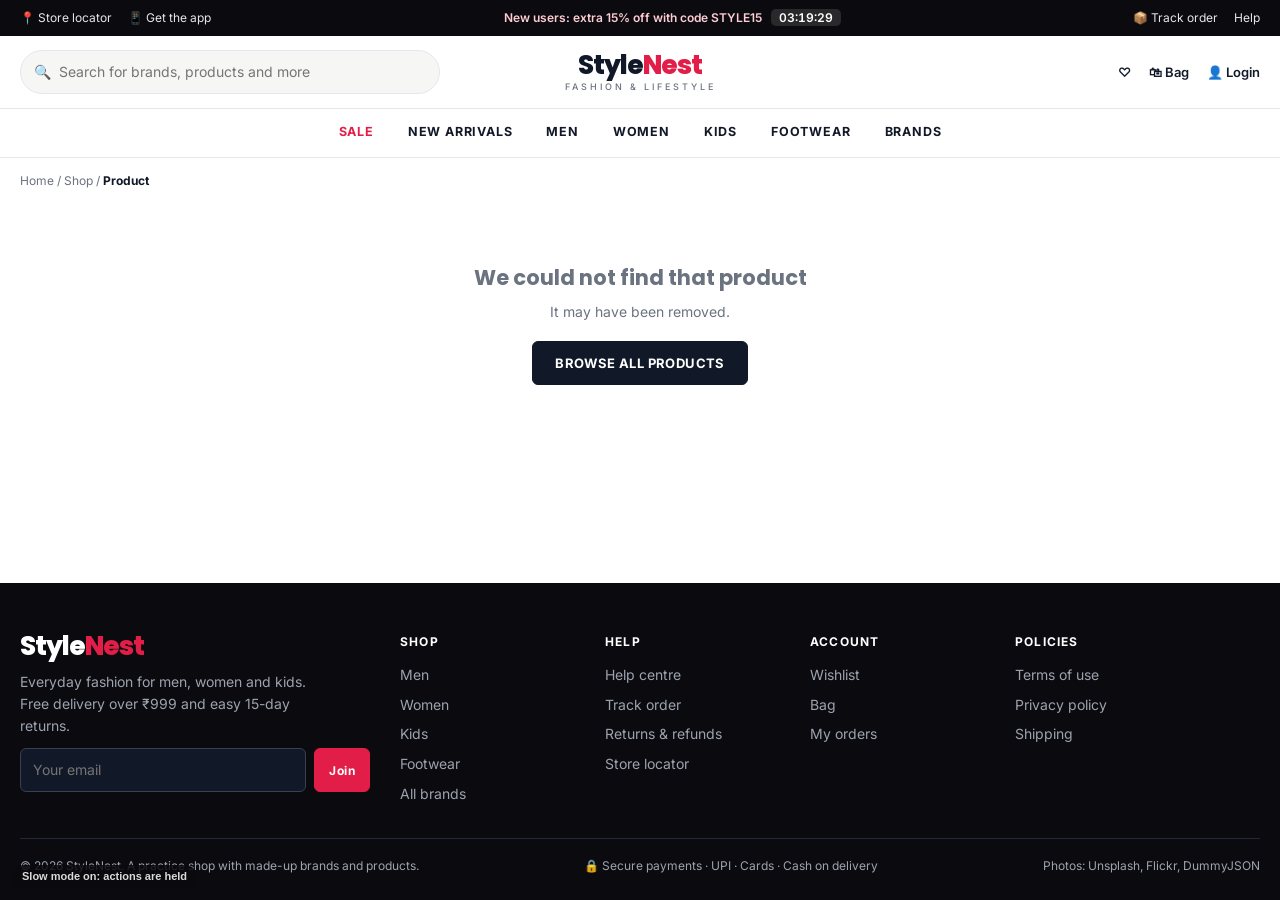
<file: site/product.html>
<!DOCTYPE html>
<html lang="en">
<head>
<meta charset="UTF-8"><meta name="viewport" content="width=device-width, initial-scale=1.0">
<title>Product | StyleNest</title>
<meta name="description" content="StyleNest - fashion for men, women and kids. A practice shop with made-up brands and products.">
<link rel="icon" type="image/svg+xml" href="data:image/svg+xml,<svg xmlns='http://www.w3.org/2000/svg' viewBox='0 0 100 100'><rect width='100' height='100' rx='22' fill='%23e11d48'/><text x='50' y='68' font-size='58' font-weight='800' text-anchor='middle' fill='white' font-family='Arial'>S</text></svg>">
<link rel="preconnect" href="https://fonts.googleapis.com"><link rel="preconnect" href="https://fonts.gstatic.com" crossorigin>
<link href="https://fonts.googleapis.com/css2?family=Inter:wght@400;500;600;700;800&family=Poppins:wght@600;700;800&display=swap" rel="stylesheet">
<link rel="stylesheet" href="style.css">
</head>
<body>
<main><div class="container">
<div class="crumbs" id="crumbs"><a href="index.html">Home</a> / <a id="crumb-c" href="category.html">Shop</a> / <b id="crumb-p">Product</b></div>
<div id="notfound" class="empty" hidden><h2>We could not find that product</h2><p style="margin:10px 0 18px">It may have been removed.</p><a class="btn" href="category.html?c=all">BROWSE ALL PRODUCTS</a></div>
<div class="pdp" id="pdp">
 <div class="thumbs" id="thumbs"></div>
 <div class="main-img" id="main-img" aria-label="Product image"></div>
 <div class="pdp-info">
  <div class="brandline" id="p-brand"></div><h1 id="p-title"></h1><div class="hint" id="p-rate"></div>
  <div class="pdp-price"><b id="p-price"></b><s id="p-mrp"></s><span id="p-off"></span></div><div class="hint">Inclusive of all taxes</div>
  <div class="lbl" style="margin-top:16px">Colour: <span id="p-color"></span></div><div class="swatches" id="p-swatches"></div>
  <div style="display:flex;justify-content:space-between;margin-top:18px"><div class="lbl">Select size</div><button class="btn ghost sm" id="size-chart" type="button">📏 Size chart</button></div>
  <div class="sizes" id="p-sizes"></div><div class="error" id="size-err" role="alert"></div>
  <div style="display:flex;align-items:center;gap:14px;margin-top:16px"><div class="lbl" style="margin:0">Quantity</div><div class="stepper"><button type="button" id="q-minus" aria-label="Decrease">−</button><input id="qty" value="1" aria-label="Quantity" readonly><button type="button" id="q-plus" aria-label="Increase">+</button></div></div>
  <div style="display:flex;gap:10px;margin-top:20px;flex-wrap:wrap"><button class="btn accent" id="add-bag" type="button">ADD TO BAG</button><button class="btn" id="buy-now" type="button">BUY NOW</button><button class="btn ghost" id="wish-btn" type="button" data-wish="">♡ WISHLIST</button></div>
  <div class="card" style="margin-top:20px"><div class="lbl">Check delivery</div><div class="pin"><input class="input" id="pincode" inputmode="numeric" maxlength="6" placeholder="Enter pincode" aria-label="Pincode"><button class="btn ghost" id="pin-btn" type="button">CHECK</button></div><div id="pin-msg" role="status" style="margin-top:8px"></div></div>
  <div style="margin-top:14px"><button class="btn ghost sm" id="share-btn" type="button">🔗 Copy link</button></div>
 </div></div>
<section class="section" id="info-sec"><div class="tabs" role="tablist" id="p-tabs"><button class="tab" role="tab" data-t="details" aria-selected="true" type="button">Details</button><button class="tab" role="tab" data-t="reviews" aria-selected="false" type="button">Reviews</button><button class="tab" role="tab" data-t="delivery" aria-selected="false" type="button">Delivery &amp; returns</button></div>
 <div id="t-details"></div><div id="t-reviews" hidden><div id="review-list"></div><div style="margin-top:14px"><button class="btn ghost" id="more-reviews" type="button">SHOW MORE REVIEWS</button></div></div>
 <div id="t-delivery" hidden><ul style="margin-left:18px;line-height:2"><li>Free delivery on orders above ₹999.</li><li>Standard delivery in 3 to 5 days, express in 1 to 2 days.</li><li>15-day easy returns. Items must be unused with tags.</li><li>Refunds reach you in 3 to 5 working days.</li></ul></div></section>
<section class="section" id="similar-sec"><div class="section-h"><h2>You may also like</h2></div><div class="grid g4" id="similar"></div></section>
</div></main>
<script>
document.addEventListener('sn:ready',()=>{
const {$,$$,sleep,byId,art,PRODUCTS,COLORS,money,esc,pcard,Cart,Wish,toast,setBusy,CAT_LABEL}=SN;
const id=new URLSearchParams(location.search).get('id'),p=byId(id);
if(!p){$('#pdp').hidden=true;$('#info-sec').hidden=true;$('#similar-sec').hidden=true;$('#notfound').hidden=false;document.title='Product not found | StyleNest';return}
let size=null,hex=p.hex,cname=p.color,variant=0,qty=1;
document.title=p.brand+' '+p.title+' | StyleNest';$('#crumb-c').textContent=CAT_LABEL[p.cat];$('#crumb-c').href='category.html?c='+p.cat;$('#crumb-p').textContent=p.title;
$('#p-brand').textContent=p.brand;$('#p-title').textContent=p.title;$('#p-rate').textContent='★ '+p.rating+' | '+p.reviews+' ratings'+(p.oos?' | SOLD OUT':'');
$('#p-price').textContent=money(p.price);$('#p-mrp').textContent=money(p.mrp);$('#p-off').textContent=p.off+'% OFF';$('#wish-btn').dataset.wish=p.id;
function paint(){$('#main-img').innerHTML=art(p.type,hex,variant);$('#thumbs').innerHTML=[0,1,2,3].map(v=>'<button class="thumb" type="button" data-v="'+v+'" aria-pressed="'+(v===variant)+'" aria-label="Image '+(v+1)+'">'+art(p.type,hex,v)+'</button>').join('');$('#p-color').textContent=cname}
$('#thumbs').addEventListener('click',e=>{const b=e.target.closest('.thumb');if(b){variant=+b.dataset.v;paint()}});
$('#main-img').addEventListener('mouseenter',()=>$('#main-img').classList.add('zoom'));$('#main-img').addEventListener('mouseleave',()=>$('#main-img').classList.remove('zoom'));
$('#p-swatches').innerHTML=COLORS.slice(0,8).map(c=>'<button class="sw" type="button" data-n="'+c[0]+'" data-h="'+c[1]+'" aria-label="'+c[0]+'" aria-pressed="'+(c[0]===p.color)+'" style="background:'+c[1]+'" title="'+c[0]+'"></button>').join('');
if(!COLORS.slice(0,8).some(c=>c[0]===p.color))$('#p-swatches').insertAdjacentHTML('afterbegin','<button class="sw" type="button" data-n="'+p.color+'" data-h="'+p.hex+'" aria-label="'+p.color+'" aria-pressed="true" style="background:'+p.hex+'" title="'+p.color+'"></button>');
$('#p-swatches').addEventListener('click',e=>{const b=e.target.closest('.sw');if(!b)return;hex=b.dataset.h;cname=b.dataset.n;$$('#p-swatches .sw').forEach(x=>x.setAttribute('aria-pressed',x===b));paint()});
$('#p-sizes').innerHTML=p.sizes.map(s=>'<button class="size" type="button" data-s="'+s.s+'" aria-pressed="false" '+(s.ok&&!p.oos?'':'disabled')+'>'+s.s+'</button>').join('');
$('#p-sizes').addEventListener('click',e=>{const b=e.target.closest('.size');if(!b||b.disabled)return;size=b.dataset.s;$$('#p-sizes .size').forEach(x=>x.setAttribute('aria-pressed',x===b));$('#size-err').textContent=''});
$('#q-minus').addEventListener('click',()=>{qty=Math.max(1,qty-1);$('#qty').value=qty});$('#q-plus').addEventListener('click',()=>{qty=Math.min(10,qty+1);$('#qty').value=qty});
function need(){if(p.oos){toast('This item is sold out');return false}if(!size){$('#size-err').textContent='Please select a size.';toast('Please select a size');return false}return true}
$('#add-bag').addEventListener('click',async e=>{if(!need())return;const b=e.currentTarget;setBusy(b,true,'Adding...');await sleep(800);setBusy(b,false);Cart.add(p.id,size,qty);toast('Added to bag','success',['View bag','bag.html'])});
$('#buy-now').addEventListener('click',async e=>{if(!need())return;const b=e.currentTarget;setBusy(b,true,'Please wait...');await sleep(800);Cart.add(p.id,size,qty);location.href='bag.html'});
const w=Wish.has(p.id);$('#wish-btn').textContent=(w?'♥':'♡')+' WISHLIST';document.addEventListener('click',e=>{if(e.target.closest('#wish-btn'))setTimeout(()=>{$('#wish-btn').textContent=(Wish.has(p.id)?'♥':'♡')+' WISHLIST'},0)});
$('#size-chart').addEventListener('click',()=>{window.open('sizechart.html','sizechart','width=540,height=640')});
$('#share-btn').addEventListener('click',async()=>{try{await navigator.clipboard.writeText(location.href)}catch(e){}toast('Link copied','success')});
$('#pin-btn').addEventListener('click',async e=>{const v=$('#pincode').value.trim(),m=$('#pin-msg');m.className='';if(!/^\d{6}$/.test(v)){m.className='error';m.textContent='Enter a valid 6-digit pincode.';return}const b=e.currentTarget;setBusy(b,true,'Checking...');m.textContent='';await sleep(1000);setBusy(b,false);
 if(v[0]==='0'){m.className='error';m.textContent='Sorry, we do not deliver to '+v+' yet.';return}const d=new Date(Date.now()+(3+(+v[5]%3))*864e5);m.className='ok';m.textContent='Delivery by '+d.toLocaleDateString('en-IN',{weekday:'short',day:'numeric',month:'short'})+'. Cash on delivery available.'});
$$('#p-tabs .tab').forEach(t=>t.addEventListener('click',()=>{$$('#p-tabs .tab').forEach(x=>x.setAttribute('aria-selected',x===t));['details','reviews','delivery'].forEach(k=>$('#t-'+k).hidden=k!==t.dataset.t)}));
$('#t-details').innerHTML='<ul style="margin-left:18px;line-height:2"><li>Brand: '+esc(p.brand)+'</li><li>Colour: '+esc(p.color)+'</li><li>Material: 100% cotton blend</li><li>Care: Machine wash cold, do not bleach</li><li>Product code: '+p.id+'</li></ul>';
const NAMES=['Aarav','Diya','Kabir','Meera','Rohan','Sana','Vikram','Isha','Neel','Tara','Arjun','Priya'],TEXT=['Great fit and fabric. Worth the price.','Colour is exactly as shown. Delivery was quick.','Good quality but runs slightly small.','Very comfortable for everyday use.','Stitching could be better, otherwise fine.','Loved it! Will buy again.'];
const REV=Array.from({length:12},(_,i)=>({n:NAMES[(+p.id.slice(2)+i)%12],r:3+((+p.id.slice(2)+i)%3),t:TEXT[(+p.id.slice(2)+i*2)%6]}));let rs=0;
function revs(n){REV.slice(rs,rs+n).forEach(r=>$('#review-list').insertAdjacentHTML('beforeend','<div class="review" data-testid="review"><div class="stars">'+'★'.repeat(r.r)+'☆'.repeat(5-r.r)+'</div><b>'+r.n+'</b><div>'+r.t+'</div></div>'));rs+=n;$('#more-reviews').hidden=rs>=REV.length}
revs(4);$('#more-reviews').addEventListener('click',async e=>{const b=e.currentTarget;setBusy(b,true,'Loading...');await sleep(1000);setBusy(b,false);revs(4)});
$('#similar').innerHTML=PRODUCTS.filter(x=>x.id!==p.id&&(x.type===p.type||x.cat===p.cat)).slice(0,4).map(pcard).join('');
paint();
});
</script>
<script src="app.js"></script>
</body>
</html>
</file>
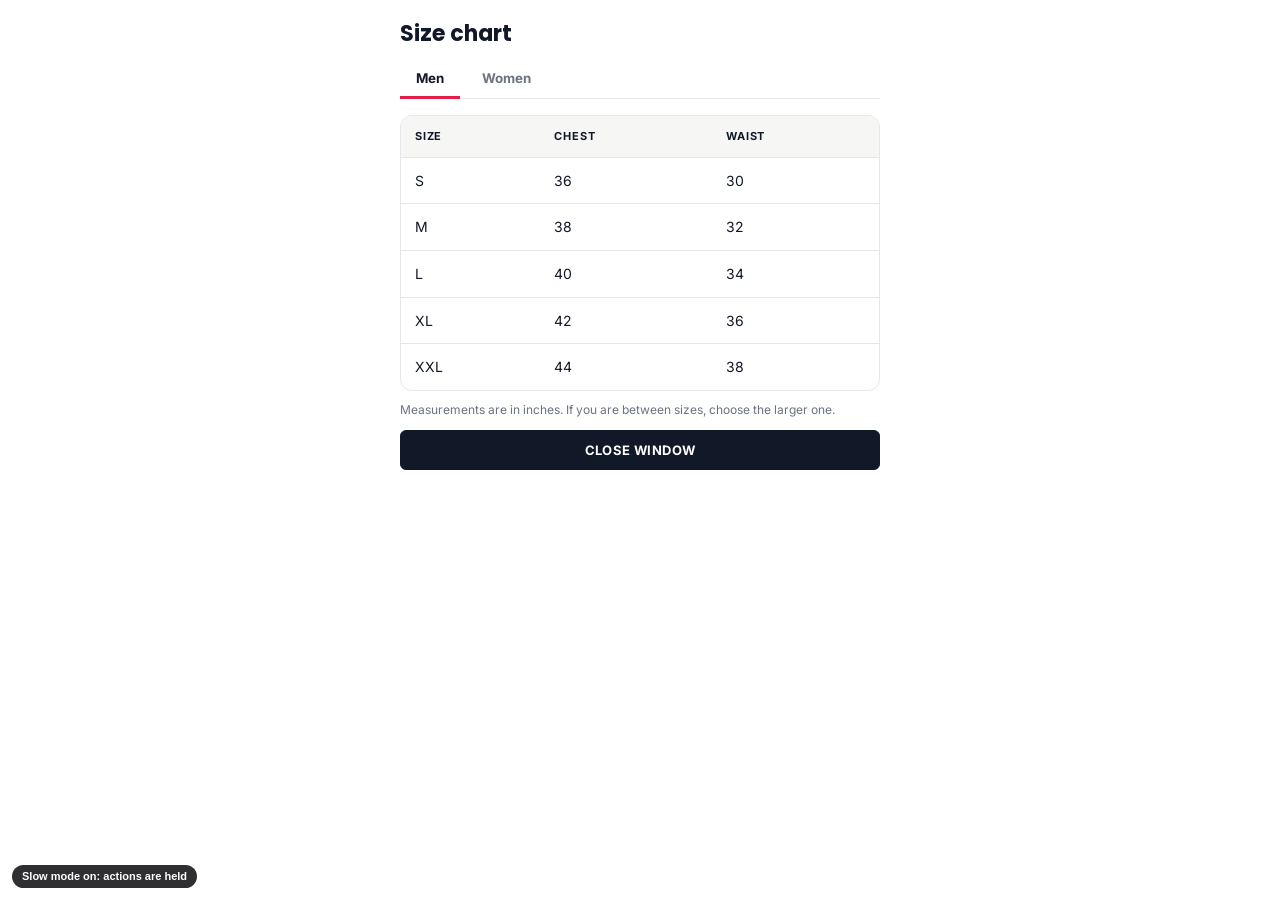
<file: site/sizechart.html>
<!DOCTYPE html>
<html lang="en">
<head>
<meta charset="UTF-8"><meta name="viewport" content="width=device-width, initial-scale=1.0">
<title>Size Chart | StyleNest</title>
<meta name="description" content="StyleNest - fashion for men, women and kids. A practice shop with made-up brands and products.">
<link rel="icon" type="image/svg+xml" href="data:image/svg+xml,<svg xmlns='http://www.w3.org/2000/svg' viewBox='0 0 100 100'><rect width='100' height='100' rx='22' fill='%23e11d48'/><text x='50' y='68' font-size='58' font-weight='800' text-anchor='middle' fill='white' font-family='Arial'>S</text></svg>">
<link rel="preconnect" href="https://fonts.googleapis.com"><link rel="preconnect" href="https://fonts.gstatic.com" crossorigin>
<link href="https://fonts.googleapis.com/css2?family=Inter:wght@400;500;600;700;800&family=Poppins:wght@600;700;800&display=swap" rel="stylesheet">
<link rel="stylesheet" href="style.css">
</head>
<body data-bare="1">
<main style="padding:20px"><div style="max-width:480px;margin:0 auto"><h1 style="font-size:22px;margin-bottom:12px">Size chart</h1>
<div class="tabs" role="tablist" id="sc-tabs"><button class="tab" role="tab" data-t="men" aria-selected="true" type="button">Men</button><button class="tab" role="tab" data-t="women" aria-selected="false" type="button">Women</button></div>
<div class="table-wrap"><table id="sc-table"></table></div><p class="hint" style="margin:10px 0">Measurements are in inches. If you are between sizes, choose the larger one.</p><button class="btn block" id="sc-close" type="button">CLOSE WINDOW</button></div></main>
<script>
document.addEventListener('sn:ready',()=>{
const T={men:[['Size','Chest','Waist'],['S','36','30'],['M','38','32'],['L','40','34'],['XL','42','36'],['XXL','44','38']],women:[['Size','Bust','Waist'],['XS','32','26'],['S','34','28'],['M','36','30'],['L','38','32'],['XL','40','34']]};
const $=s=>document.querySelector(s);function draw(k){$('#sc-table').innerHTML=T[k].map((r,i)=>'<tr>'+r.map(c=>i?'<td>'+c+'</td>':'<th>'+c+'</th>').join('')+'</tr>').join('')}
$('#sc-tabs').addEventListener('click',e=>{const b=e.target.closest('.tab');if(!b)return;document.querySelectorAll('#sc-tabs .tab').forEach(x=>x.setAttribute('aria-selected',x===b));draw(b.dataset.t)});
$('#sc-close').addEventListener('click',()=>window.close());draw('men');
});
</script>
<script src="app.js"></script>
</body>
</html>
</file>
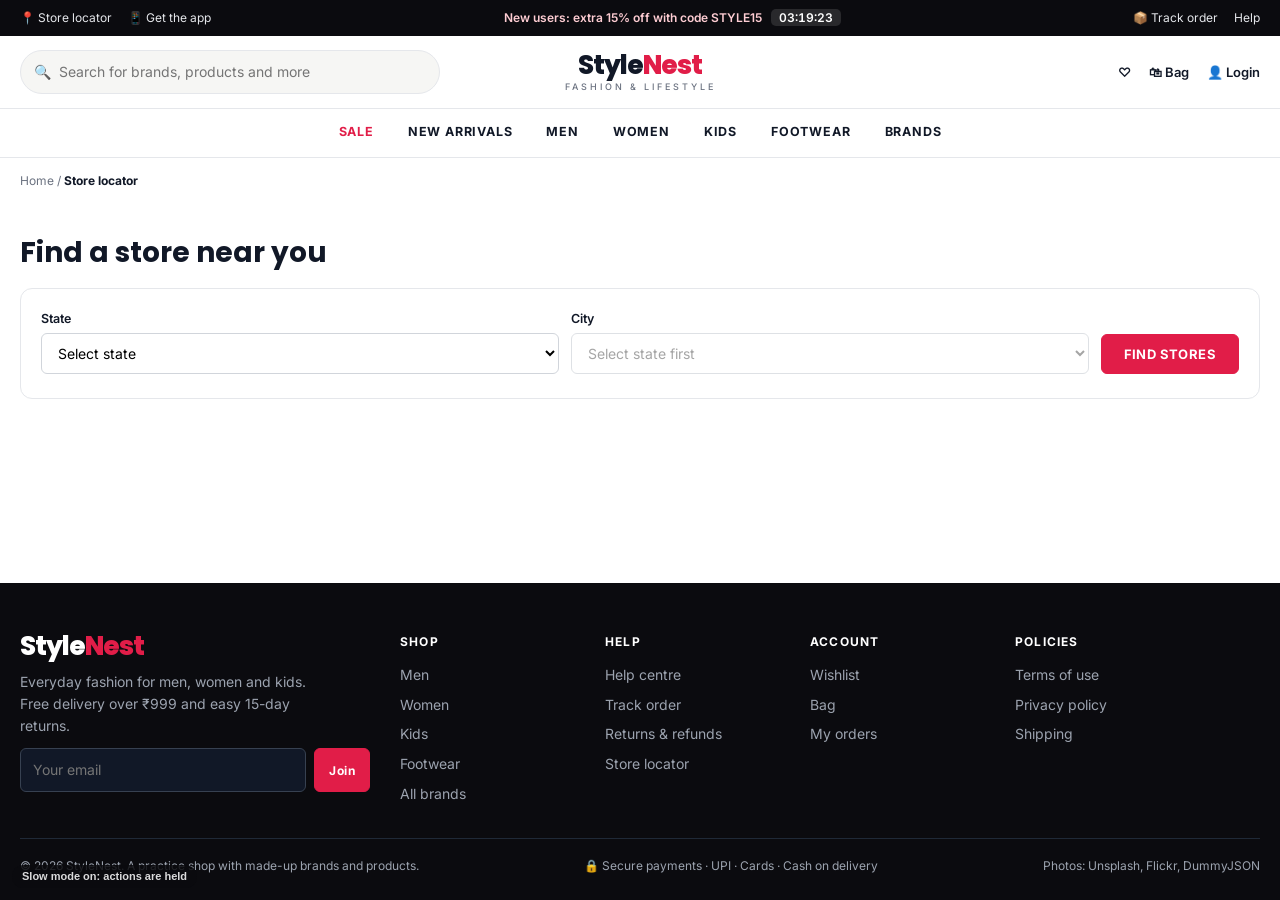
<file: site/stores.html>
<!DOCTYPE html>
<html lang="en">
<head>
<meta charset="UTF-8"><meta name="viewport" content="width=device-width, initial-scale=1.0">
<title>Store Locator | StyleNest</title>
<meta name="description" content="StyleNest - fashion for men, women and kids. A practice shop with made-up brands and products.">
<link rel="icon" type="image/svg+xml" href="data:image/svg+xml,<svg xmlns='http://www.w3.org/2000/svg' viewBox='0 0 100 100'><rect width='100' height='100' rx='22' fill='%23e11d48'/><text x='50' y='68' font-size='58' font-weight='800' text-anchor='middle' fill='white' font-family='Arial'>S</text></svg>">
<link rel="preconnect" href="https://fonts.googleapis.com"><link rel="preconnect" href="https://fonts.gstatic.com" crossorigin>
<link href="https://fonts.googleapis.com/css2?family=Inter:wght@400;500;600;700;800&family=Poppins:wght@600;700;800&display=swap" rel="stylesheet">
<link rel="stylesheet" href="style.css">
</head>
<body>
<main><div class="container"><div class="crumbs"><a href="index.html">Home</a> / <b>Store locator</b></div><div class="page-h"><h1>Find a store near you</h1></div>
<div class="card" style="margin-top:12px"><div class="row" style="grid-template-columns:1fr 1fr auto;align-items:end"><div class="field" style="margin:0"><label for="st-state">State</label><select class="input" id="st-state"><option value="">Select state</option></select></div><div class="field" style="margin:0"><label for="st-city">City</label><select class="input" id="st-city" disabled><option value="">Select state first</option></select></div><button class="btn accent" id="st-find" type="button">FIND STORES</button></div><div class="error" id="st-err" role="alert"></div></div>
<div id="st-out" style="margin-top:20px"></div></div></main>
<script>
document.addEventListener('sn:ready',()=>{
const {$,$$,sleep,esc,openNamedTab,toast,setBusy}=SN;
const S={'Tamil Nadu':{Chennai:['T Nagar','Velachery','Anna Nagar'],Coimbatore:['RS Puram','Avinashi Road'],Madurai:['Anna Nagar','Goripalayam']},Karnataka:{Bengaluru:['Indiranagar','Koramangala','Whitefield'],Mysuru:['Devaraja Mohalla']},Maharashtra:{Mumbai:['Bandra West','Andheri East','Powai'],Pune:['Koregaon Park','Kothrud']},Delhi:{'New Delhi':['Connaught Place','Saket','Lajpat Nagar']}};
$('#st-state').innerHTML+=Object.keys(S).map(s=>'<option>'+s+'</option>').join('');
$('#st-state').addEventListener('change',async e=>{const c=$('#st-city'),st=e.target.value;c.disabled=true;if(!st){c.innerHTML='<option value="">Select state first</option>';return}c.innerHTML='<option>Loading cities...</option>';await sleep(900);c.innerHTML='<option value="">Select city</option>'+Object.keys(S[st]).map(x=>'<option>'+x+'</option>').join('');c.disabled=false});
$('#st-find').addEventListener('click',async e=>{const st=$('#st-state').value,ct=$('#st-city').value,er=$('#st-err'),out=$('#st-out');er.textContent='';if(!st||!ct){er.textContent='Please choose a state and a city.';return}
 const b=e.currentTarget;setBusy(b,true,'Searching...');out.innerHTML='<div class="skeleton" style="height:90px;margin-bottom:12px"></div>'.repeat(2);await sleep(1100);setBusy(b,false);
 const list=S[st][ct];out.innerHTML='<h3 id="st-title" style="margin-bottom:12px">'+list.length+' stores in '+esc(ct)+'</h3><div class="grid g3">'+list.map((n,i)=>'<div class="card store" data-testid="store"><b>StyleNest '+esc(n)+'</b><div class="hint" style="margin:4px 0 8px">'+(10+i*7)+', Main Road, '+esc(n)+', '+esc(ct)+'</div><div>Open 10:00 AM to 9:30 PM</div><div class="hint">Phone: 044 4000 '+(1200+i*37)+'</div><div style="display:flex;gap:8px;margin-top:10px"><button class="btn ghost sm" type="button" data-dir="'+esc(n)+'">DIRECTIONS</button><a class="btn ghost sm" target="_blank" href="stores.html?store='+encodeURIComponent(n)+'">OPEN IN NEW TAB ↗</a></div></div>').join('')+'</div>'});
$('#st-out').addEventListener('click',e=>{const b=e.target.closest('[data-dir]');if(b)toast('Directions to StyleNest '+b.dataset.dir+' sent to your phone','success')});
});
</script>
<script src="app.js"></script>
</body>
</html>
</file>
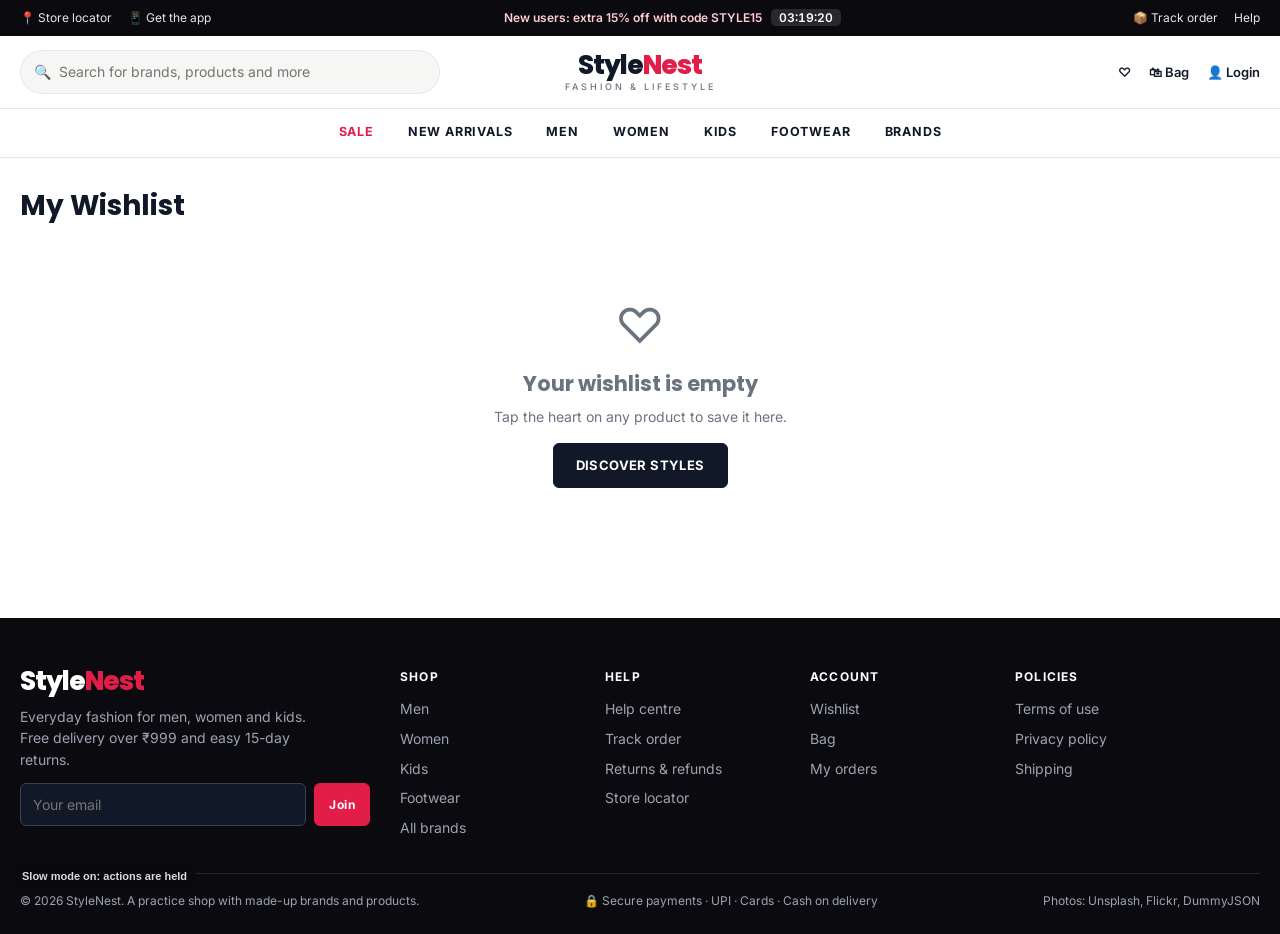
<file: site/wishlist.html>
<!DOCTYPE html>
<html lang="en">
<head>
<meta charset="UTF-8"><meta name="viewport" content="width=device-width, initial-scale=1.0">
<title>My Wishlist | StyleNest</title>
<meta name="description" content="StyleNest - fashion for men, women and kids. A practice shop with made-up brands and products.">
<link rel="icon" type="image/svg+xml" href="data:image/svg+xml,<svg xmlns='http://www.w3.org/2000/svg' viewBox='0 0 100 100'><rect width='100' height='100' rx='22' fill='%23e11d48'/><text x='50' y='68' font-size='58' font-weight='800' text-anchor='middle' fill='white' font-family='Arial'>S</text></svg>">
<link rel="preconnect" href="https://fonts.googleapis.com"><link rel="preconnect" href="https://fonts.gstatic.com" crossorigin>
<link href="https://fonts.googleapis.com/css2?family=Inter:wght@400;500;600;700;800&family=Poppins:wght@600;700;800&display=swap" rel="stylesheet">
<link rel="stylesheet" href="style.css">
</head>
<body>
<main><div class="container"><div class="page-h" style="display:flex;justify-content:space-between;align-items:center;flex-wrap:wrap;gap:10px"><h1>My Wishlist <span class="hint" id="w-count"></span></h1><button class="btn ghost sm" id="clear-wish" type="button">CLEAR WISHLIST</button></div>
<div id="w-empty" class="empty" hidden><div style="font-size:48px">♡</div><h2 style="margin:8px 0">Your wishlist is empty</h2><p style="margin-bottom:16px">Tap the heart on any product to save it here.</p><a class="btn" id="w-shop" href="category.html?c=all">DISCOVER STYLES</a></div>
<div class="grid g4" id="w-grid"></div></div></main>
<script>
document.addEventListener('sn:ready',()=>{
const {$,$$,sleep,byId,pcard,Wish,skeletons}=SN;
function draw(){const ids=Wish.all(),l=ids.map(byId).filter(Boolean);$('#w-grid').innerHTML=l.map(pcard).join('');$('#w-empty').hidden=l.length>0;$('#clear-wish').hidden=!l.length;$('#w-count').textContent=l.length?'('+l.length+' items)':''}
$('#w-grid').innerHTML=skeletons(4);sleep(800).then(draw);
document.addEventListener('click',e=>{if(e.target.closest('[data-wish]')&&$('#w-grid').children.length)setTimeout(draw,50)});
$('#clear-wish').addEventListener('click',()=>{if(window.confirm('Remove all items from your wishlist?')){SN.store.set('wish',[]);SN.renderCounts();draw()}});
document.addEventListener('sn:storage',draw);
});
</script>
<script src="app.js"></script>
</body>
</html>
</file>
<file: site/style.css>
:root{--ink:#111827;--muted:#6b7280;--line:#e5e7eb;--soft:#f6f6f4;--accent:#e11d48;--accent-d:#be123c;--gold:#f59e0b;--green:#059669;--dark:#0b0b0f;--r:10px;--shadow:0 10px 30px -12px rgba(17,24,39,.25)}
*{box-sizing:border-box;margin:0;padding:0}
html{scroll-padding-top:120px}
body{font-family:'Inter','Segoe UI',Roboto,Arial,sans-serif;font-size:14px;color:var(--ink);background:#fff;line-height:1.55;min-height:100vh;display:flex;flex-direction:column}
h1,h2,h3,h4{font-family:'Poppins','Inter','Segoe UI',Arial,sans-serif;line-height:1.25}
a{color:inherit;text-decoration:none}a:hover{color:var(--accent)}
button{font-family:inherit;cursor:pointer}
img,svg{max-width:100%}
[hidden]{display:none!important}
main{flex:1}
.container{max-width:1280px;margin:0 auto;padding:0 20px;width:100%}
/* top bar */
.topbar{background:var(--dark);color:#e5e7eb;font-size:12px}
.topbar .container{display:flex;justify-content:space-between;align-items:center;height:36px;gap:16px}
.topbar a{color:#e5e7eb}.topbar a:hover{color:#fff;text-decoration:underline}
.topbar .offer{font-weight:600;color:#fecdd3}.topbar .timer{font-variant-numeric:tabular-nums;background:rgba(255,255,255,.12);padding:1px 8px;border-radius:5px;margin-left:6px;color:#fff}
.topbar .links{display:flex;gap:16px}
/* header */
.hdr{background:#fff;border-bottom:1px solid var(--line);position:sticky;top:0;z-index:900}
.hdr-main{display:grid;grid-template-columns:1fr auto 1fr;align-items:center;gap:20px;padding:14px 20px;max-width:1280px;margin:0 auto}
.logo{font:800 26px 'Poppins',sans-serif;letter-spacing:-1px;text-align:center;line-height:1}
.logo span{color:var(--accent)}.logo small{display:block;font:500 9px 'Inter',sans-serif;letter-spacing:3px;color:var(--muted);text-transform:uppercase;margin-top:3px}
.search{position:relative;max-width:420px}
.search input{width:100%;padding:10px 14px 10px 38px;border:1px solid var(--line);border-radius:99px;font:inherit;background:var(--soft);outline:none}
.search input:focus{border-color:var(--ink);background:#fff}
.search .ic{position:absolute;left:14px;top:50%;transform:translateY(-50%);color:var(--muted)}
.suggest{position:absolute;left:0;right:0;top:calc(100% + 8px);background:#fff;border:1px solid var(--line);border-radius:14px;box-shadow:var(--shadow);z-index:60;overflow:hidden}
.suggest .grp{padding:8px 14px 4px;font-size:11px;text-transform:uppercase;letter-spacing:1px;color:var(--muted)}
.suggest a{display:flex;justify-content:space-between;gap:10px;padding:9px 14px;font-weight:500}
.suggest a:hover,.suggest a.on{background:var(--soft);color:var(--ink)}
.suggest mark{background:#fde68a;color:inherit;border-radius:3px}
.suggest .none{padding:14px;color:var(--muted)}
.actions{display:flex;justify-content:flex-end;align-items:center;gap:18px}
.act{position:relative;background:none;border:0;font:600 13px 'Inter',sans-serif;display:flex;align-items:center;gap:6px;color:var(--ink)}
.act:hover{color:var(--accent)}
.badge{position:absolute;top:-8px;right:-10px;background:var(--accent);color:#fff;font-size:10px;font-weight:700;min-width:18px;height:18px;border-radius:99px;display:grid;place-items:center;padding:0 4px}
.nav{border-top:1px solid var(--line)}
.nav ul{list-style:none;display:flex;justify-content:center;gap:34px;max-width:1280px;margin:0 auto;padding:0 20px}
.nav>ul>li{position:relative}
.nav>ul>li>a{display:block;padding:13px 0;font-weight:700;font-size:12.5px;letter-spacing:.8px;text-transform:uppercase;border-bottom:3px solid transparent}
.nav>ul>li:hover>a,.nav>ul>li>a.active{border-bottom-color:var(--accent);color:var(--accent)}
.nav .sale>a{color:var(--accent)}
.mega{display:none;position:absolute;left:50%;top:100%;transform:translateX(-30%);background:#fff;border:1px solid var(--line);box-shadow:var(--shadow);border-radius:0 0 14px 14px;padding:22px 26px;gap:34px;z-index:70;min-width:480px}
.nav>ul>li:hover .mega{display:flex}
.mega h5{font-size:11px;letter-spacing:1.2px;text-transform:uppercase;color:var(--muted);margin-bottom:8px}
.mega a{display:block;padding:4px 0;font-weight:500;white-space:nowrap}
#nav-toggle{display:none}
/* buttons / forms */
.btn{display:inline-flex;align-items:center;justify-content:center;gap:8px;border:1px solid var(--ink);background:var(--ink);color:#fff;font-weight:700;font-size:13px;letter-spacing:.4px;padding:11px 22px;border-radius:6px;transition:.15s}
.btn:hover{background:#000;color:#fff;transform:translateY(-1px)}
.btn.accent{background:var(--accent);border-color:var(--accent)}.btn.accent:hover{background:var(--accent-d)}
.btn.ghost{background:#fff;color:var(--ink)}.btn.ghost:hover{background:var(--soft);color:var(--ink)}
.btn.sm{padding:7px 14px;font-size:12px}.btn.block{width:100%}
.btn[disabled]{opacity:.5;cursor:not-allowed;transform:none}
.spinner{width:14px;height:14px;border:2px solid currentColor;border-top-color:transparent;border-radius:50%;animation:spin .7s linear infinite;display:inline-block}
@keyframes spin{to{transform:rotate(360deg)}}
.field{margin-bottom:14px}.field>label,.lbl{display:block;font-weight:600;font-size:12.5px;margin-bottom:5px}
.input,select.input,textarea.input{width:100%;padding:10px 12px;border:1px solid #d1d5db;border-radius:6px;font:inherit;background:#fff;outline:none}
.input:focus{border-color:var(--ink)}.input.invalid{border-color:var(--accent)}
textarea.input{min-height:90px;resize:vertical}
.error{color:var(--accent);font-size:12px;font-weight:600;margin-top:4px}.ok{color:var(--green);font-size:12px;font-weight:600;margin-top:4px}.hint{color:var(--muted);font-size:12px;margin-top:4px}
.row{display:grid;grid-template-columns:1fr 1fr;gap:12px}
.check{display:flex;gap:8px;align-items:flex-start;cursor:pointer}.check input{margin-top:3px;accent-color:var(--accent)}
.chip{display:inline-block;background:var(--soft);border:1px solid var(--line);padding:2px 9px;border-radius:99px;font-size:11px;font-weight:700}
.chip.green{background:#d1fae5;border-color:#a7f3d0;color:#047857}.chip.red{background:#ffe4e6;border-color:#fecdd3;color:#be123c}.chip.amber{background:#fef3c7;border-color:#fde68a;color:#b45309}
/* hero + tiles */
.hero{position:relative;overflow:hidden;border-radius:14px;margin-top:16px;min-height:340px;background:#111}
.slide{position:absolute;inset:0;display:flex;align-items:center;padding:0 60px;opacity:0;transition:opacity .6s;color:#fff}
.slide.on{opacity:1;position:relative}
.slide h1{font-size:46px;letter-spacing:-1px;max-width:560px}.slide p{font-size:16px;margin:10px 0 22px;max-width:480px;opacity:.92}
.slide .art{position:absolute;right:40px;top:50%;transform:translateY(-50%);width:260px;opacity:.95}
.hero-dots{position:absolute;bottom:14px;left:50%;transform:translateX(-50%);display:flex;gap:8px}
.hero-dots button{width:9px;height:9px;border-radius:50%;border:0;background:rgba(255,255,255,.5)}.hero-dots button[aria-current=true]{background:#fff;width:26px;border-radius:99px}
.hero-arrow{position:absolute;top:50%;transform:translateY(-50%);width:38px;height:38px;border-radius:50%;border:0;background:rgba(255,255,255,.85);font-size:18px;z-index:3}
.hero-arrow.l{left:12px}.hero-arrow.r{right:12px}
.section{margin-top:44px}.section-h{display:flex;justify-content:space-between;align-items:baseline;margin-bottom:16px}
.section-h h2{font-size:21px;letter-spacing:.3px;text-transform:uppercase}.section-h a{font-weight:700;font-size:13px;color:var(--accent)}
.tiles{display:grid;grid-template-columns:repeat(4,1fr);gap:16px}
.tile{position:relative;border-radius:12px;overflow:hidden;aspect-ratio:4/5;display:flex;align-items:flex-end;color:#fff;padding:18px;background:var(--dark)}
.tile .art{position:absolute;inset:0;display:grid;place-items:center;opacity:.9;transition:transform .5s}.tile:hover .art{transform:scale(1.06)}
.tile h3{position:relative;font-size:20px}.tile span{position:relative;display:block;font-size:12px;opacity:.9}
.tile:hover{color:#fff}
.brand-strip{display:flex;flex-wrap:wrap;gap:10px}
.brand-pill{border:1px solid var(--line);padding:9px 18px;border-radius:99px;font-weight:700;font-size:13px;background:#fff}
.brand-pill:hover{border-color:var(--ink);background:var(--soft);color:var(--ink)}
/* product cards */
.grid{display:grid;gap:22px 16px}.g4{grid-template-columns:repeat(4,1fr)}.g3{grid-template-columns:repeat(3,1fr)}.g2{grid-template-columns:repeat(2,1fr)}
.pc{position:relative;display:block}
.pc .img{position:relative;aspect-ratio:3/4;border-radius:10px;overflow:hidden;background:var(--soft)}
.pc .img svg{width:100%;height:100%;display:block;transition:transform .4s}.pc:hover .img svg{transform:scale(1.04)}
.pc .heart{position:absolute;top:10px;right:10px;width:34px;height:34px;border-radius:50%;border:0;background:#fff;box-shadow:0 2px 8px rgba(0,0,0,.15);font-size:16px;color:#9ca3af;z-index:2}
.pc .heart[aria-pressed=true]{color:var(--accent)}
.pc .tag{position:absolute;top:10px;left:10px;background:var(--accent);color:#fff;font-size:10px;font-weight:800;padding:3px 8px;border-radius:5px;z-index:2}
.pc .tag.new{background:var(--ink)}.pc .tag.oos{background:#6b7280}
.pc .quick{position:absolute;left:10px;right:10px;bottom:10px;background:#fff;border:0;border-radius:6px;padding:9px;font-weight:700;font-size:12px;opacity:0;transform:translateY(8px);transition:.2s;z-index:2}
.pc:hover .quick{opacity:1;transform:none}
.pc .meta{padding:10px 2px 0}.pc .brand{font-weight:800;font-size:13px}.pc .title{color:var(--muted);font-size:12.5px;white-space:nowrap;overflow:hidden;text-overflow:ellipsis}
.pc .price{margin-top:3px;font-weight:700}.pc .price s{color:var(--muted);font-weight:400;margin:0 5px;font-size:12px}.pc .price b{color:var(--green);font-size:12px}
.pc .rate{font-size:11px;color:var(--muted)}
.skeleton{background:linear-gradient(90deg,#eceff3 25%,#f7f8fa 37%,#eceff3 63%);background-size:400% 100%;animation:shimmer 1.2s ease infinite;border-radius:8px}
@keyframes shimmer{0%{background-position:100% 50%}100%{background-position:0 50%}}
.sk-card .img{aspect-ratio:3/4}.sk-card .l{height:12px;margin-top:10px}
.crumbs{padding:14px 0;font-size:12px;color:var(--muted)}.crumbs a:hover{color:var(--accent)}.crumbs b{color:var(--ink)}
/* listing layout */
.layout{display:grid;grid-template-columns:230px 1fr;gap:34px;align-items:start}
.filters h3{font-size:12px;letter-spacing:1.2px;margin-bottom:6px;text-transform:uppercase}
.filters details{border-bottom:1px solid var(--line);padding:12px 0}
.filters summary{cursor:pointer;font-weight:700;list-style:none;display:flex;justify-content:space-between}
.filters summary::after{content:"▾";color:var(--muted)}.filters details[open] summary::after{content:"▴"}
.filters .opts{display:grid;gap:7px;padding-top:10px;max-height:190px;overflow:auto}
.sizes{display:flex;flex-wrap:wrap;gap:8px}
.size{min-width:40px;height:38px;padding:0 10px;border:1px solid #d1d5db;background:#fff;border-radius:6px;font-weight:600}
.size:hover{border-color:var(--ink)}.size[aria-pressed=true]{background:var(--ink);color:#fff;border-color:var(--ink)}.size[disabled]{opacity:.35;text-decoration:line-through;cursor:not-allowed}
.swatches{display:flex;flex-wrap:wrap;gap:8px}
.sw{width:26px;height:26px;border-radius:50%;border:2px solid #fff;box-shadow:0 0 0 1px #d1d5db;cursor:pointer}.sw[aria-pressed=true]{box-shadow:0 0 0 2px var(--ink)}
.toolbar{display:flex;justify-content:space-between;align-items:flex-end;border-bottom:1px solid var(--line);padding-bottom:12px;margin-bottom:20px;gap:12px;flex-wrap:wrap}
.toolbar h1{font-size:24px}.applied{display:flex;gap:8px;flex-wrap:wrap;margin-bottom:14px}
.applied button{border:1px solid var(--ink);background:#fff;border-radius:99px;padding:3px 12px;font-size:12px;font-weight:600}
.empty{padding:60px 0;text-align:center;color:var(--muted)}
/* product page */
.pdp{display:grid;grid-template-columns:90px 1fr 1fr;gap:24px;align-items:start}
.thumbs{display:grid;gap:10px}.thumb{border:2px solid transparent;border-radius:8px;overflow:hidden;background:var(--soft);aspect-ratio:3/4;padding:0}
.thumb[aria-pressed=true]{border-color:var(--ink)}.thumb svg{width:100%;height:100%;display:block}
.main-img{border-radius:12px;overflow:hidden;background:var(--soft);aspect-ratio:3/4;position:relative}.main-img svg{width:100%;height:100%;display:block;transition:transform .3s}
.main-img.zoom svg{transform:scale(1.5)}
.pdp-info h1{font-size:22px;margin:2px 0 4px}.pdp-info .brandline{font-weight:800;letter-spacing:.4px}
.pdp-price{display:flex;align-items:baseline;gap:10px;margin:12px 0}.pdp-price b{font-size:24px}.pdp-price s{color:var(--muted)}.pdp-price span{color:var(--green);font-weight:700}
.stepper{display:inline-flex;border:1px solid #d1d5db;border-radius:6px;overflow:hidden}.stepper button{width:36px;border:0;background:var(--soft);font-size:17px;font-weight:700}.stepper input{width:46px;text-align:center;border:0;font:700 14px 'Inter';outline:none}
.pin{display:flex;gap:8px}.pin .input{max-width:170px}
.tabs{display:flex;gap:6px;border-bottom:1px solid var(--line);margin-bottom:16px}.tab{background:none;border:0;padding:10px 16px;font-weight:700;color:var(--muted);border-bottom:3px solid transparent;margin-bottom:-1px}.tab[aria-selected=true]{color:var(--ink);border-bottom-color:var(--accent)}
.review{border-bottom:1px solid var(--line);padding:14px 0}.review .stars{color:var(--gold);letter-spacing:2px}
/* bag / checkout */
.card{background:#fff;border:1px solid var(--line);border-radius:12px;padding:20px}
.bag-layout{display:grid;grid-template-columns:1fr 360px;gap:28px;align-items:start}
.bag-item{display:grid;grid-template-columns:90px 1fr auto;gap:16px;padding:16px 0;border-bottom:1px solid var(--line)}
.bag-item .img{border-radius:8px;overflow:hidden;background:var(--soft);aspect-ratio:3/4}.bag-item .img svg{width:100%;height:100%;display:block}
.sum-row{display:flex;justify-content:space-between;padding:6px 0}.sum-row.total{border-top:1px solid var(--line);margin-top:8px;padding-top:12px;font-weight:800;font-size:16px}
.steps{display:flex;gap:10px;margin-bottom:20px}.step{flex:1;padding:10px 14px;border:1px solid var(--line);border-radius:8px;font-weight:700;color:var(--muted);background:#fff}
.step.on{border-color:var(--ink);color:var(--ink)}.step.done{background:#ecfdf5;border-color:#a7f3d0;color:#047857}
.pay-tile{display:flex;gap:10px;align-items:center;border:1px solid var(--line);border-radius:8px;padding:12px 14px;margin-bottom:10px;cursor:pointer}.pay-tile:hover{border-color:var(--ink)}
/* table + timeline */
.table-wrap{overflow:auto;border:1px solid var(--line);border-radius:12px}
table{width:100%;border-collapse:collapse}th,td{padding:12px 14px;text-align:left;border-bottom:1px solid var(--line);white-space:nowrap}
th{background:var(--soft);font-size:11px;letter-spacing:.8px;text-transform:uppercase}th.sortable{cursor:pointer}th.sortable:hover{color:var(--accent)}
tr:last-child td{border-bottom:0}
.pager{display:flex;justify-content:space-between;align-items:center;margin-top:12px;color:var(--muted)}
.timeline{list-style:none}.timeline li{display:flex;gap:14px;padding-bottom:18px;position:relative}
.timeline li::before{content:"";position:absolute;left:12px;top:26px;bottom:0;width:2px;background:var(--line)}.timeline li:last-child::before{display:none}
.timeline .node{width:26px;height:26px;border-radius:50%;border:2px solid #d1d5db;background:#fff;display:grid;place-items:center;font-size:12px;color:#d1d5db;flex:none;z-index:1}
.timeline li.done .node{background:var(--green);border-color:var(--green);color:#fff}.timeline li.cur .node{border-color:var(--accent);color:var(--accent)}
/* lists */
.az{display:flex;flex-wrap:wrap;gap:6px;margin:14px 0}.az button{width:34px;height:34px;border:1px solid var(--line);background:#fff;border-radius:6px;font-weight:700}.az button[aria-pressed=true]{background:var(--ink);color:#fff;border-color:var(--ink)}
.brand-list{list-style:none;display:grid;grid-template-columns:repeat(3,1fr);gap:10px}
.brand-list a{display:flex;justify-content:space-between;border:1px solid var(--line);border-radius:10px;padding:13px 16px;font-weight:700;background:#fff}.brand-list a::after{content:"→";color:#9ca3af}
.brand-list a:hover{border-color:var(--ink);background:var(--soft)}
.faq-i{border:1px solid var(--line);border-radius:10px;margin-bottom:10px}.faq-q{width:100%;text-align:left;background:none;border:0;padding:15px 18px;font-weight:700;display:flex;justify-content:space-between;gap:10px}.faq-a{padding:0 18px 16px;color:var(--muted)}
/* modal + toast */
.backdrop{position:fixed;inset:0;background:rgba(0,0,0,.55);display:none;align-items:center;justify-content:center;z-index:1500;padding:20px}.backdrop.open{display:flex}
.modal{background:#fff;border-radius:14px;padding:26px;width:100%;max-width:440px;max-height:92vh;overflow:auto;position:relative;box-shadow:var(--shadow)}.modal.wide{max-width:720px}
.modal h3{font-size:20px;margin-bottom:4px}.modal .sub{color:var(--muted);margin-bottom:16px}
.x{position:absolute;top:12px;right:14px;width:30px;height:30px;border-radius:50%;border:0;background:var(--soft);font-size:15px;font-weight:700}
#toast-root{position:fixed;top:92px;right:18px;z-index:3000;display:flex;flex-direction:column;gap:8px;pointer-events:none}
.toast{background:var(--dark);color:#fff;padding:11px 16px;border-radius:8px;font-weight:600;box-shadow:var(--shadow);max-width:340px;border-left:4px solid var(--accent);pointer-events:auto}.toast.success{border-left-color:#10b981}.toast a{color:#fecdd3;text-decoration:underline;margin-left:8px}
/* footer */
footer{background:var(--dark);color:#9ca3af;margin-top:70px;padding:50px 0 24px}
.fgrid{display:grid;grid-template-columns:2fr 1fr 1fr 1fr 1.4fr;gap:30px}
footer h5{color:#fff;font-size:12px;letter-spacing:1.2px;text-transform:uppercase;margin-bottom:12px}
footer ul{list-style:none;display:grid;gap:8px}footer a{color:#9ca3af}footer a:hover{color:#fff}
.fbottom{margin-top:34px;padding-top:18px;border-top:1px solid #1f2937;display:flex;justify-content:space-between;gap:12px;flex-wrap:wrap;font-size:12px}
.news{display:flex;gap:8px}.news .input{background:#111827;border-color:#374151;color:#fff}
.page-h{padding:30px 0 6px}.page-h h1{font-size:28px}
@media(max-width:980px){.g4{grid-template-columns:repeat(2,1fr)}.tiles{grid-template-columns:repeat(2,1fr)}.layout,.bag-layout,.pdp{grid-template-columns:1fr}.thumbs{grid-template-columns:repeat(5,1fr);order:2}.fgrid{grid-template-columns:1fr 1fr}.hdr-main{grid-template-columns:1fr;justify-items:center}.nav ul{overflow-x:auto;gap:20px}.brand-list{grid-template-columns:1fr 1fr}.slide{padding:0 24px}.slide h1{font-size:30px}.slide .art{display:none}.filters{display:none}}
@media(max-width:600px){.g3,.brand-list,.fgrid,.row{grid-template-columns:1fr}.topbar .links{display:none}}
.pc .imglink{display:block;height:100%}
.pc .newtab{font-size:11px;color:var(--muted);margin-left:6px}
/* photos */
img.ph{width:100%;height:100%;object-fit:cover;display:block;background:var(--soft)}
.pc .img img{transition:transform .4s}.pc:hover .img img{transform:scale(1.04)}
.main-img img{transition:transform .3s}.main-img.zoom img{transform:scale(1.5)}
.slide .art img{height:auto;aspect-ratio:3/4;border-radius:14px;box-shadow:0 18px 40px rgba(0,0,0,.35)}
.tile .art img{height:100%;border-radius:0}
.tile::after{content:"";position:absolute;inset:0;background:linear-gradient(transparent 35%,rgba(0,0,0,.7))}
.tile>div:not(.art){position:relative;z-index:2}
img.ph.cut{object-fit:contain;padding:6%;background:#f3f2ee}
</file>
